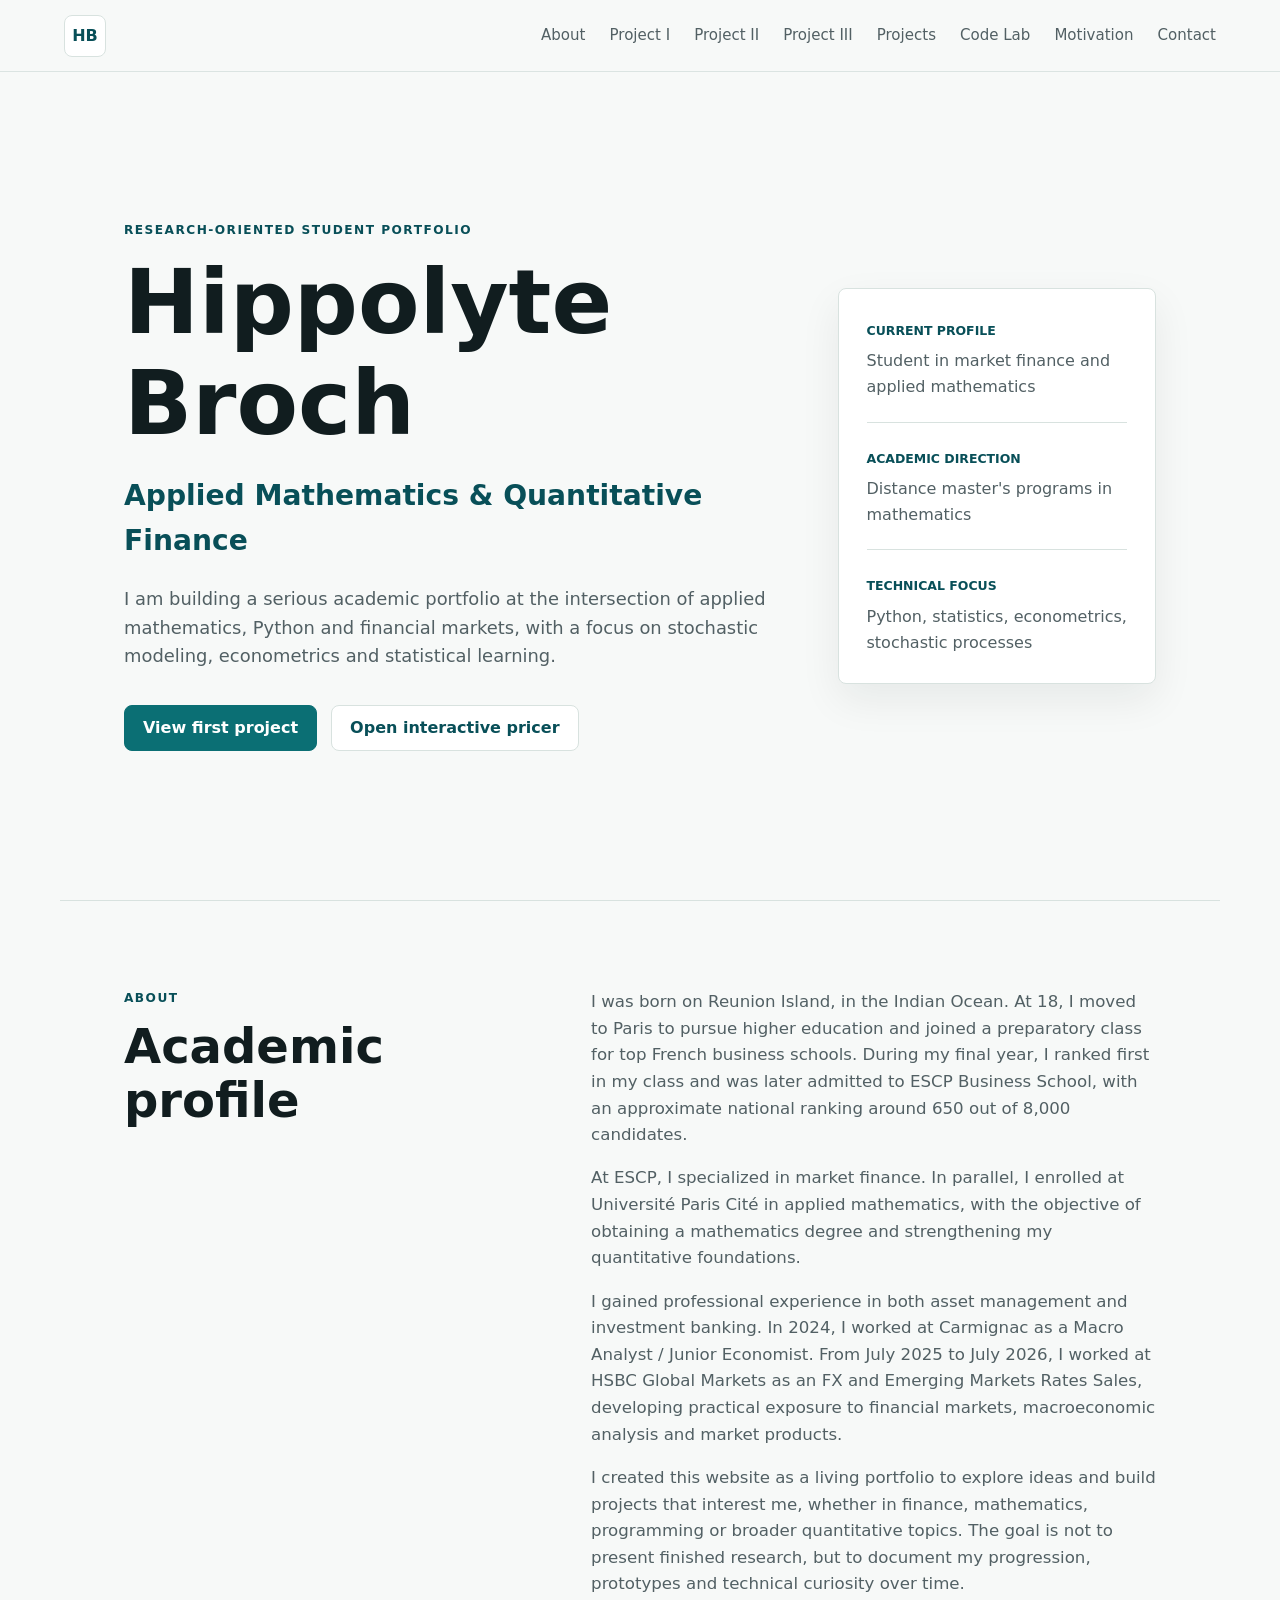
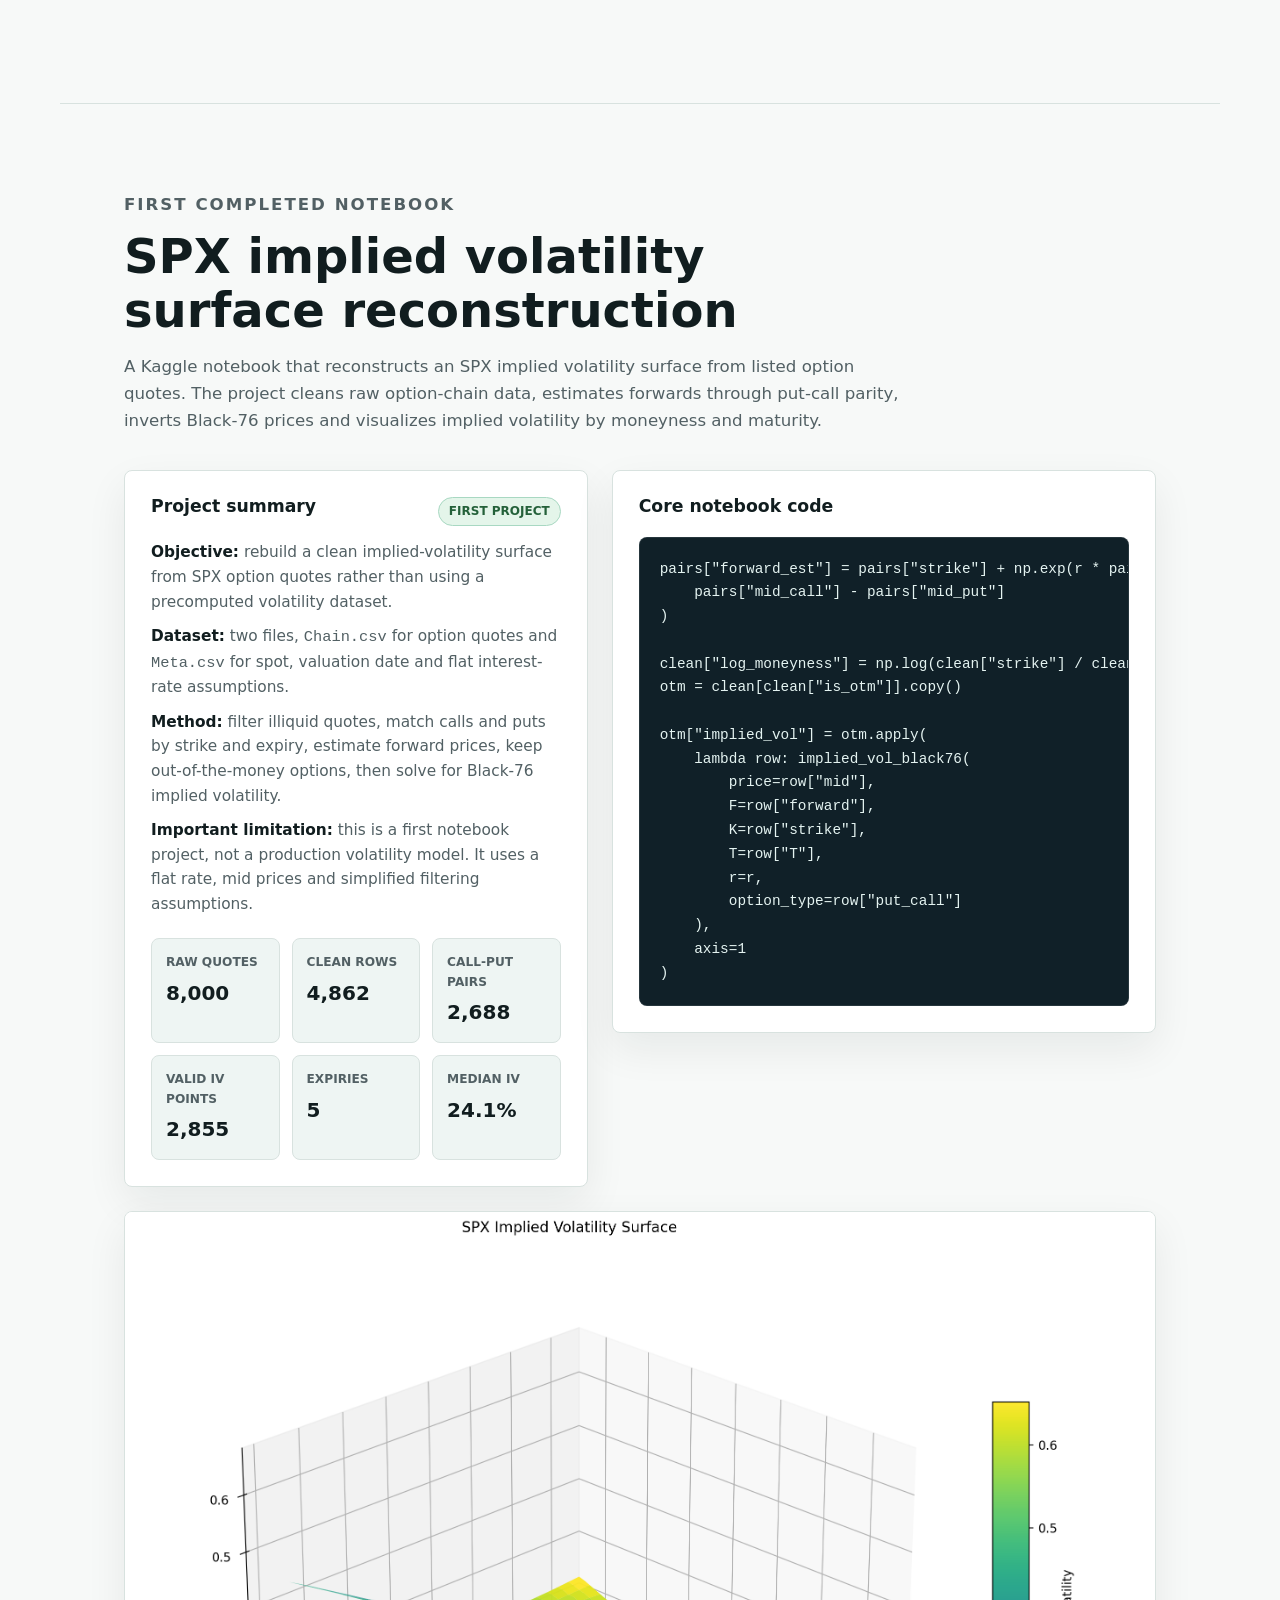
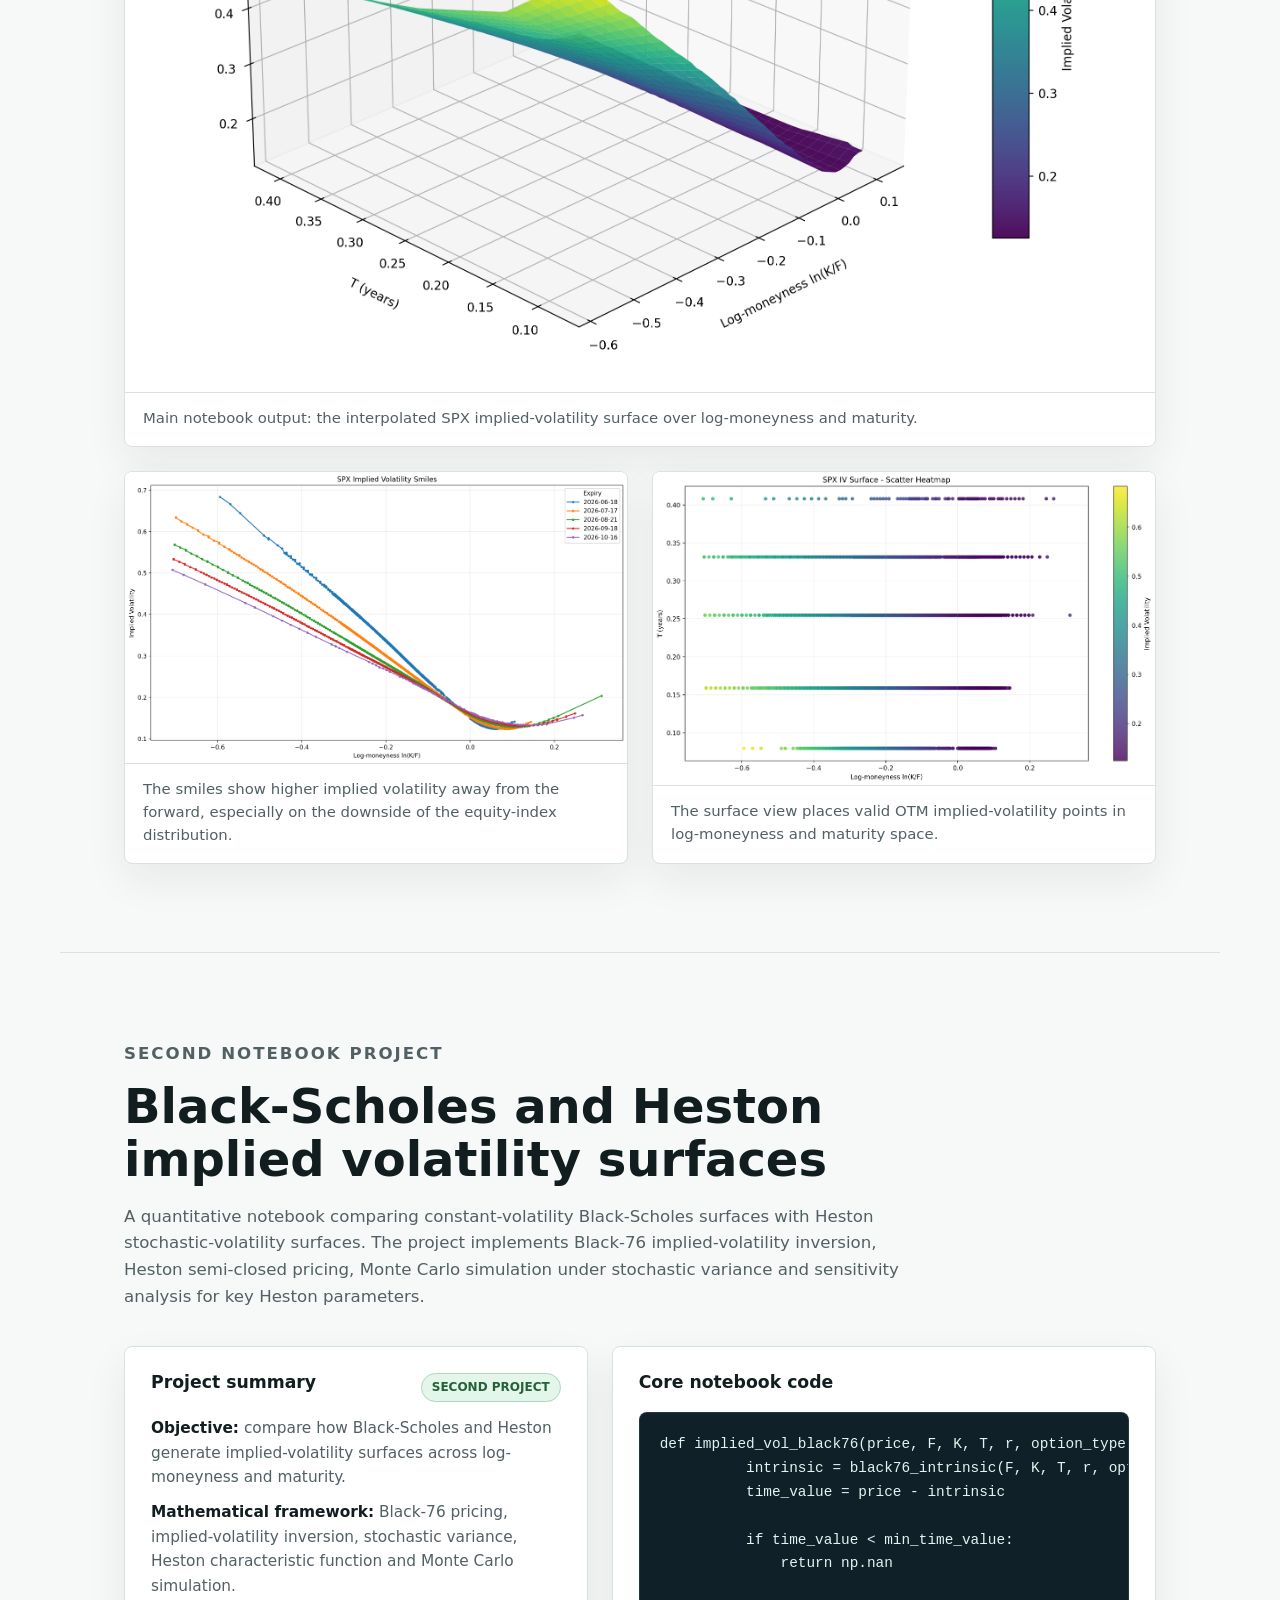
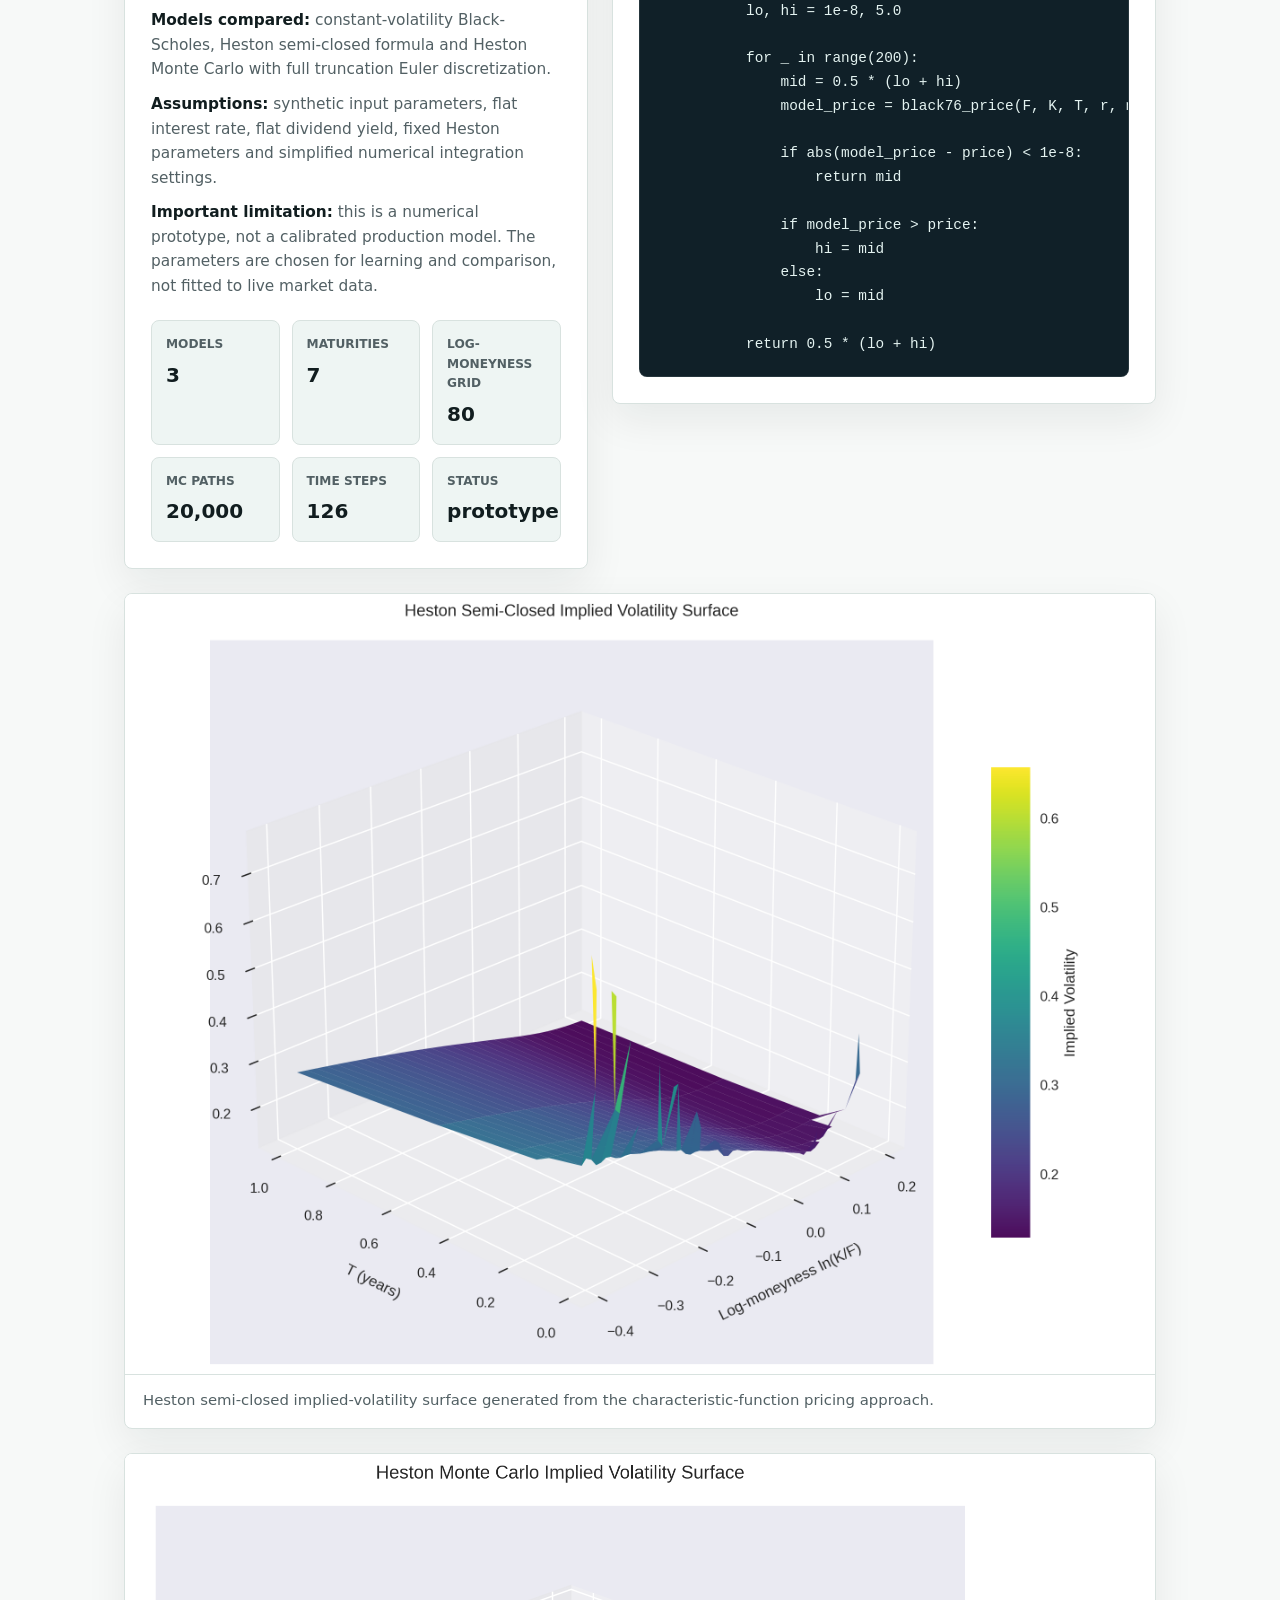
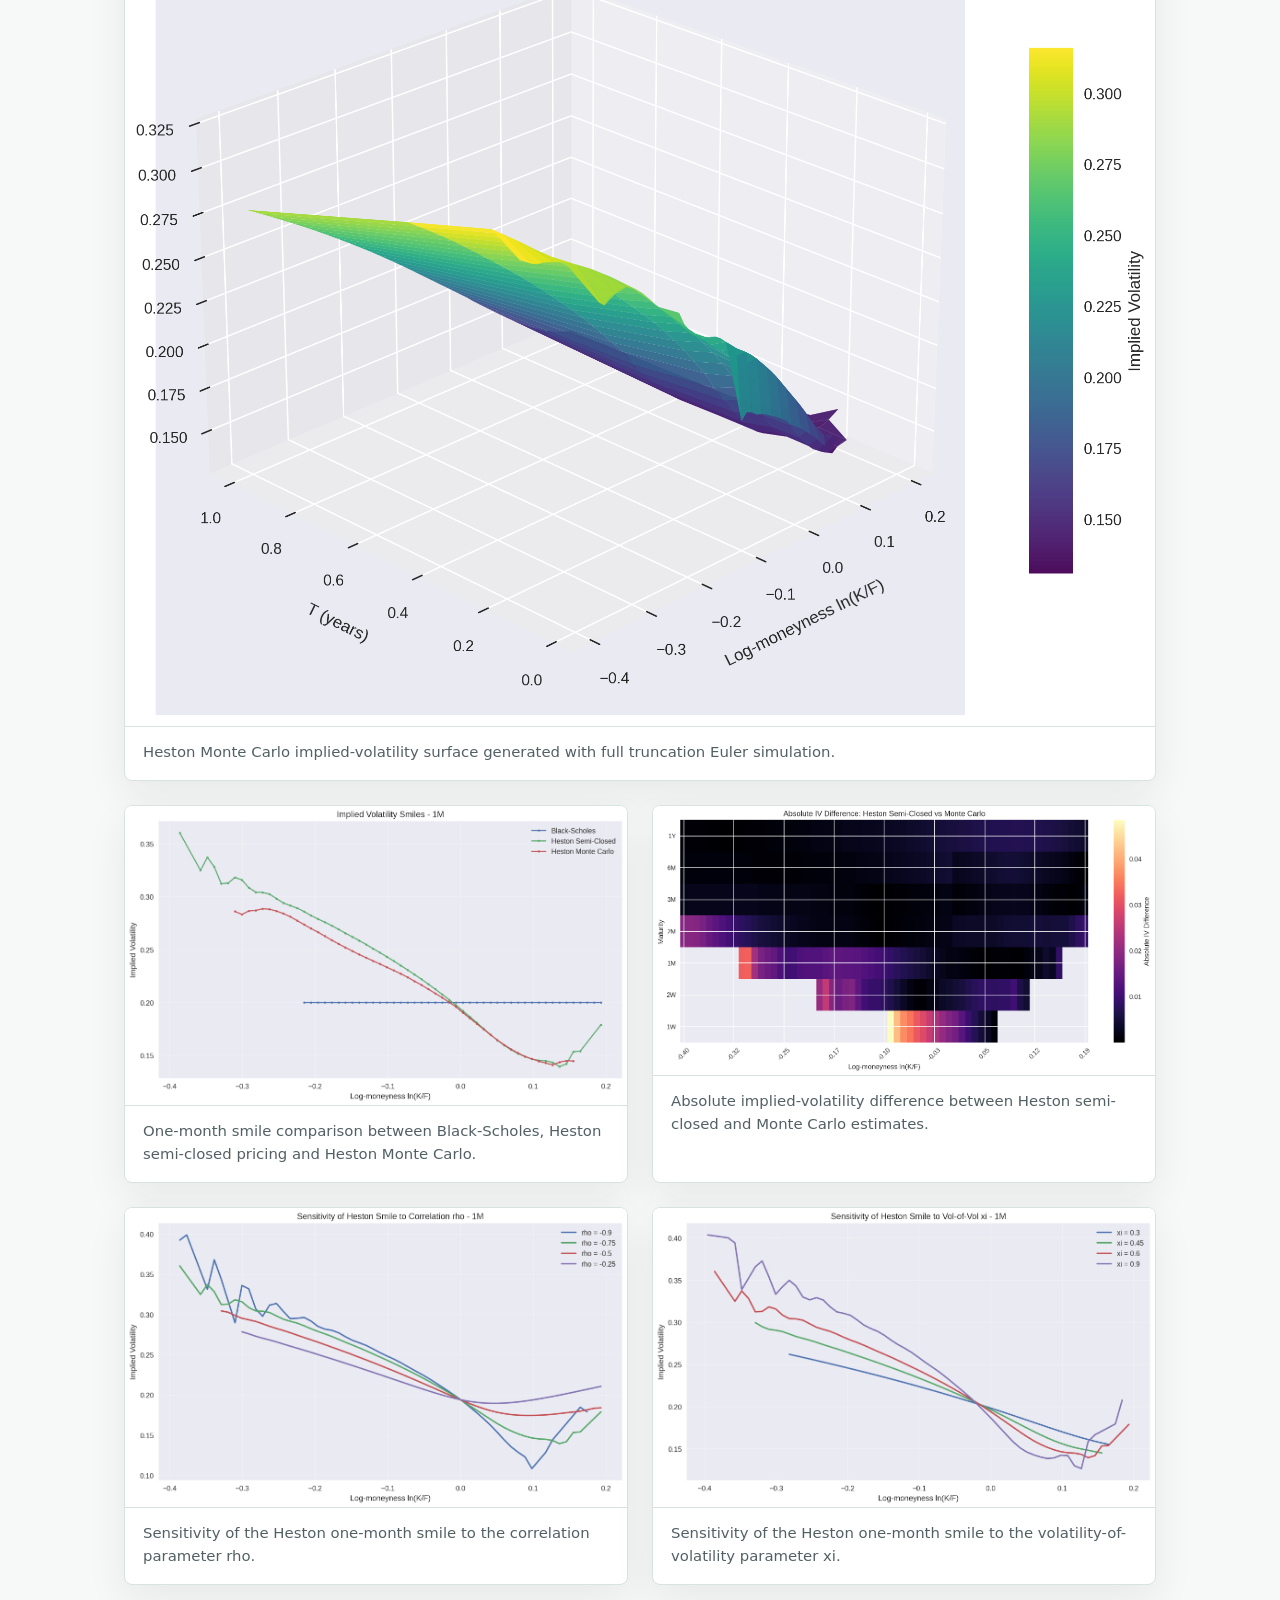
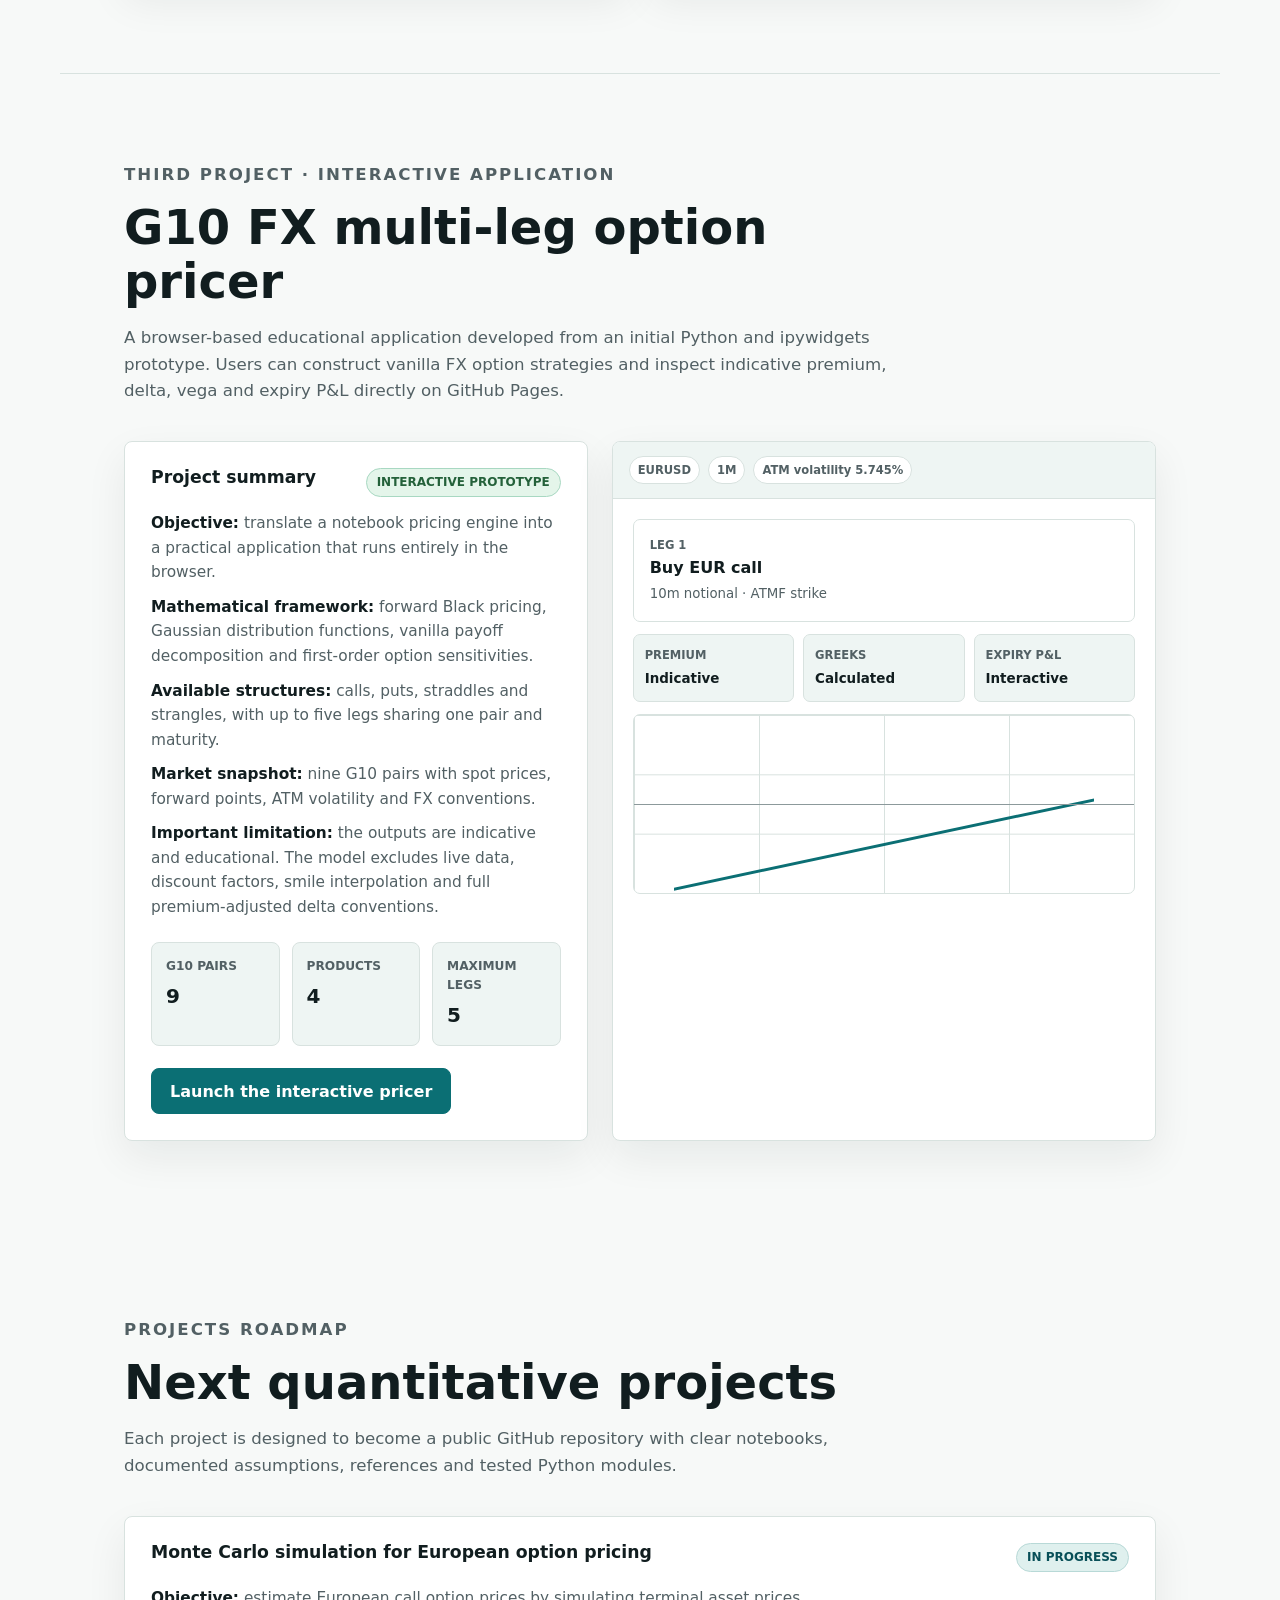
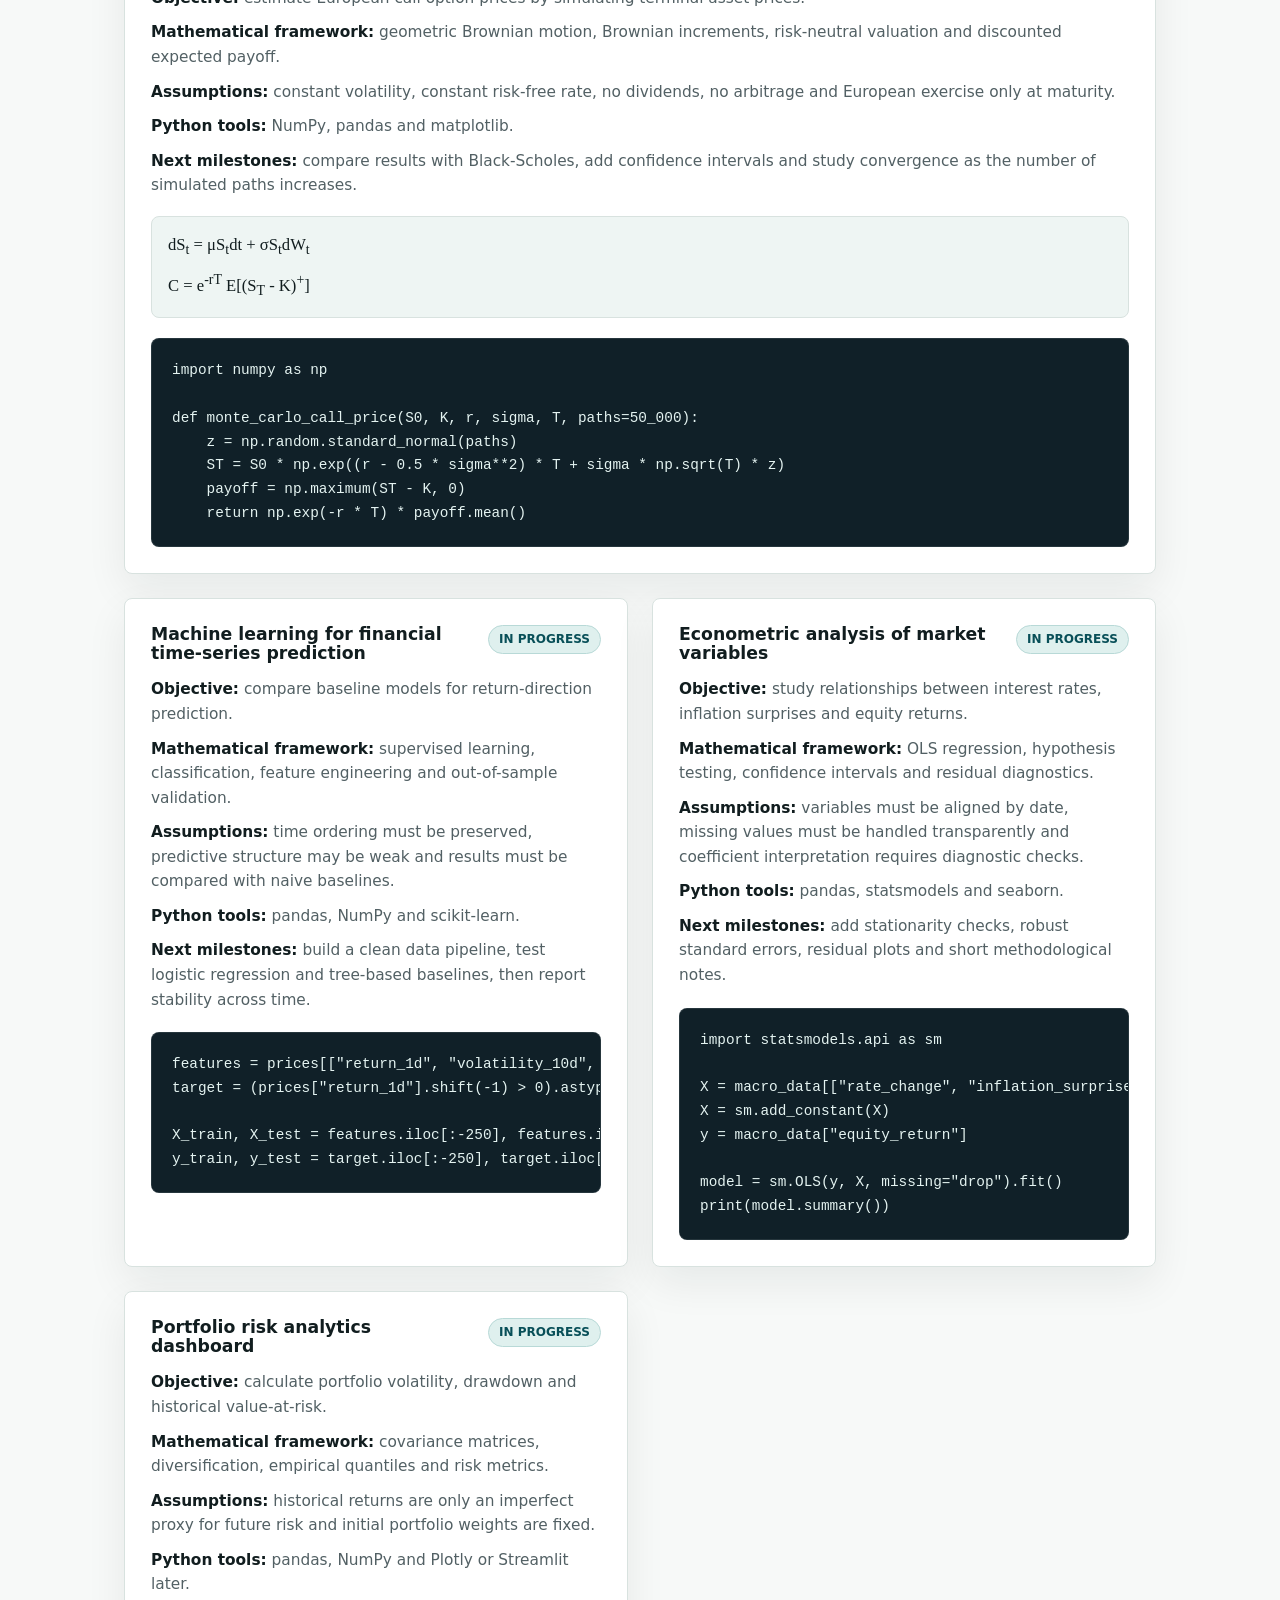
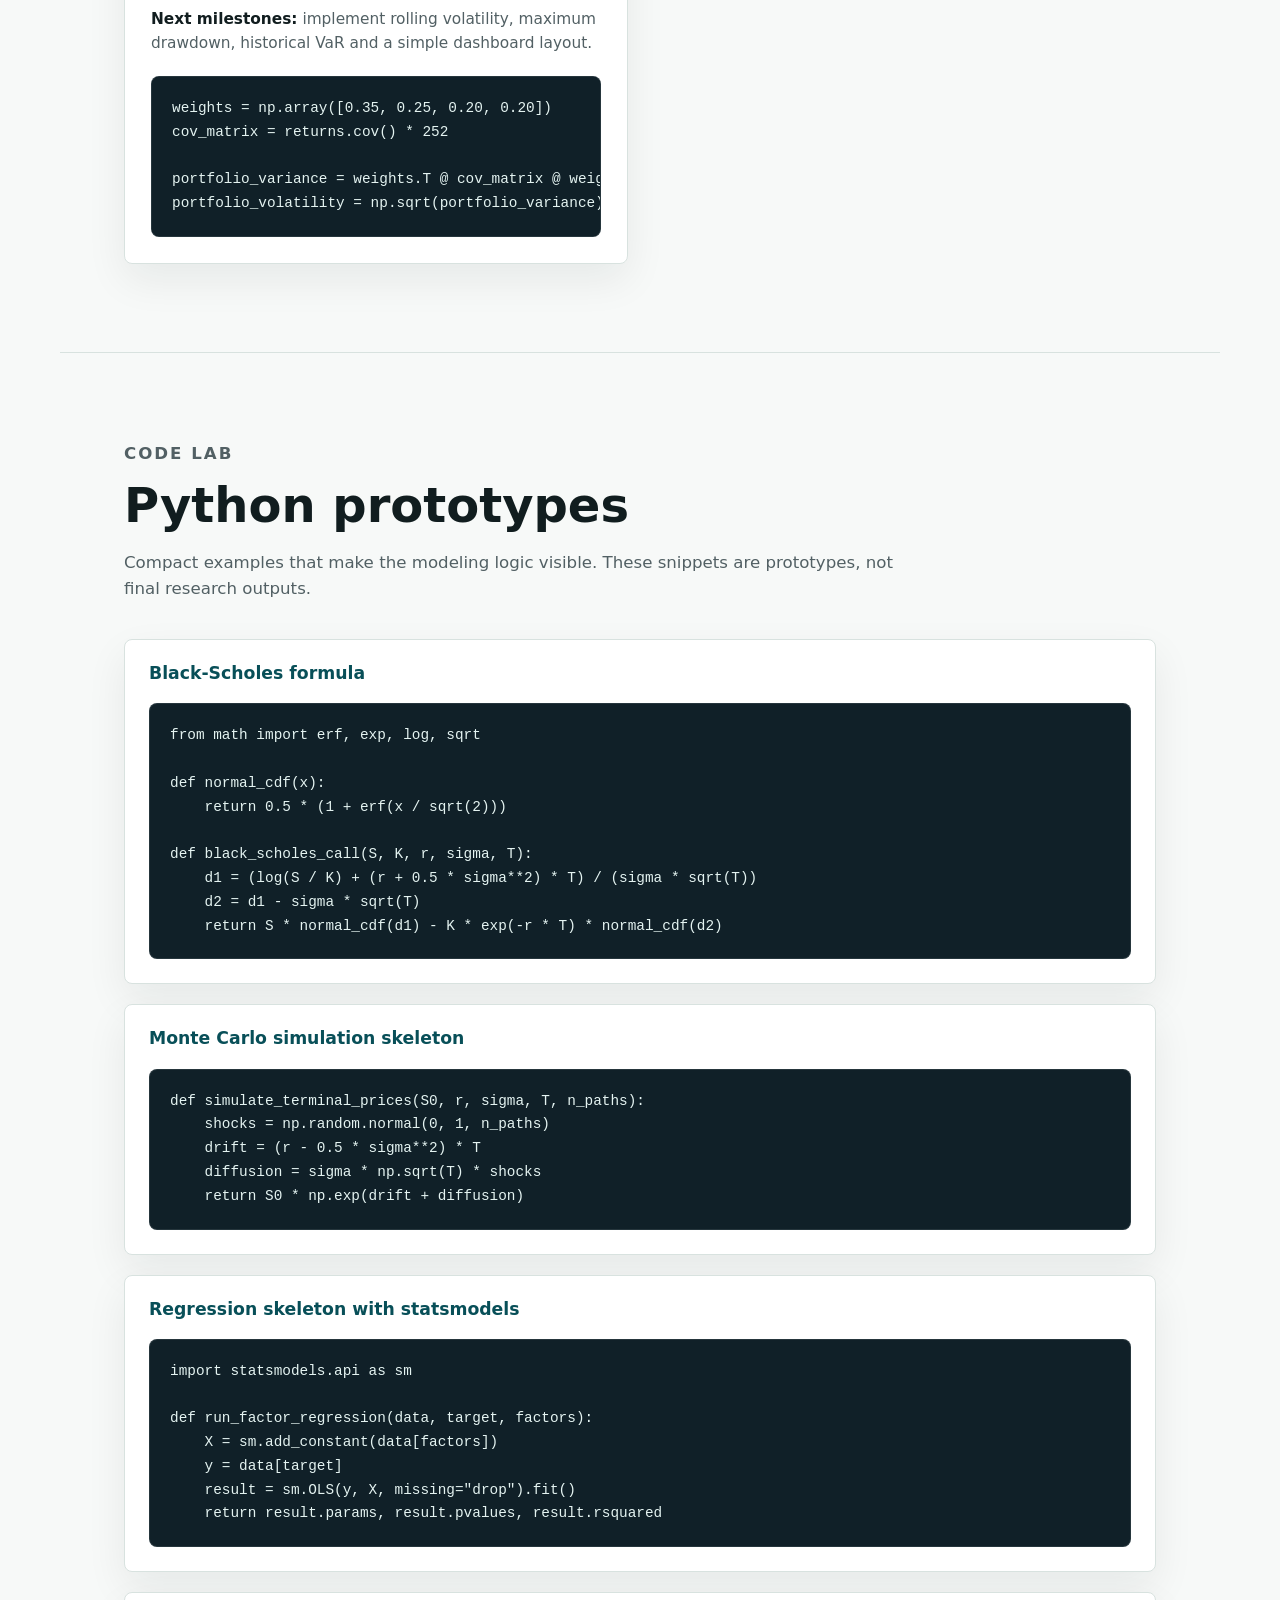
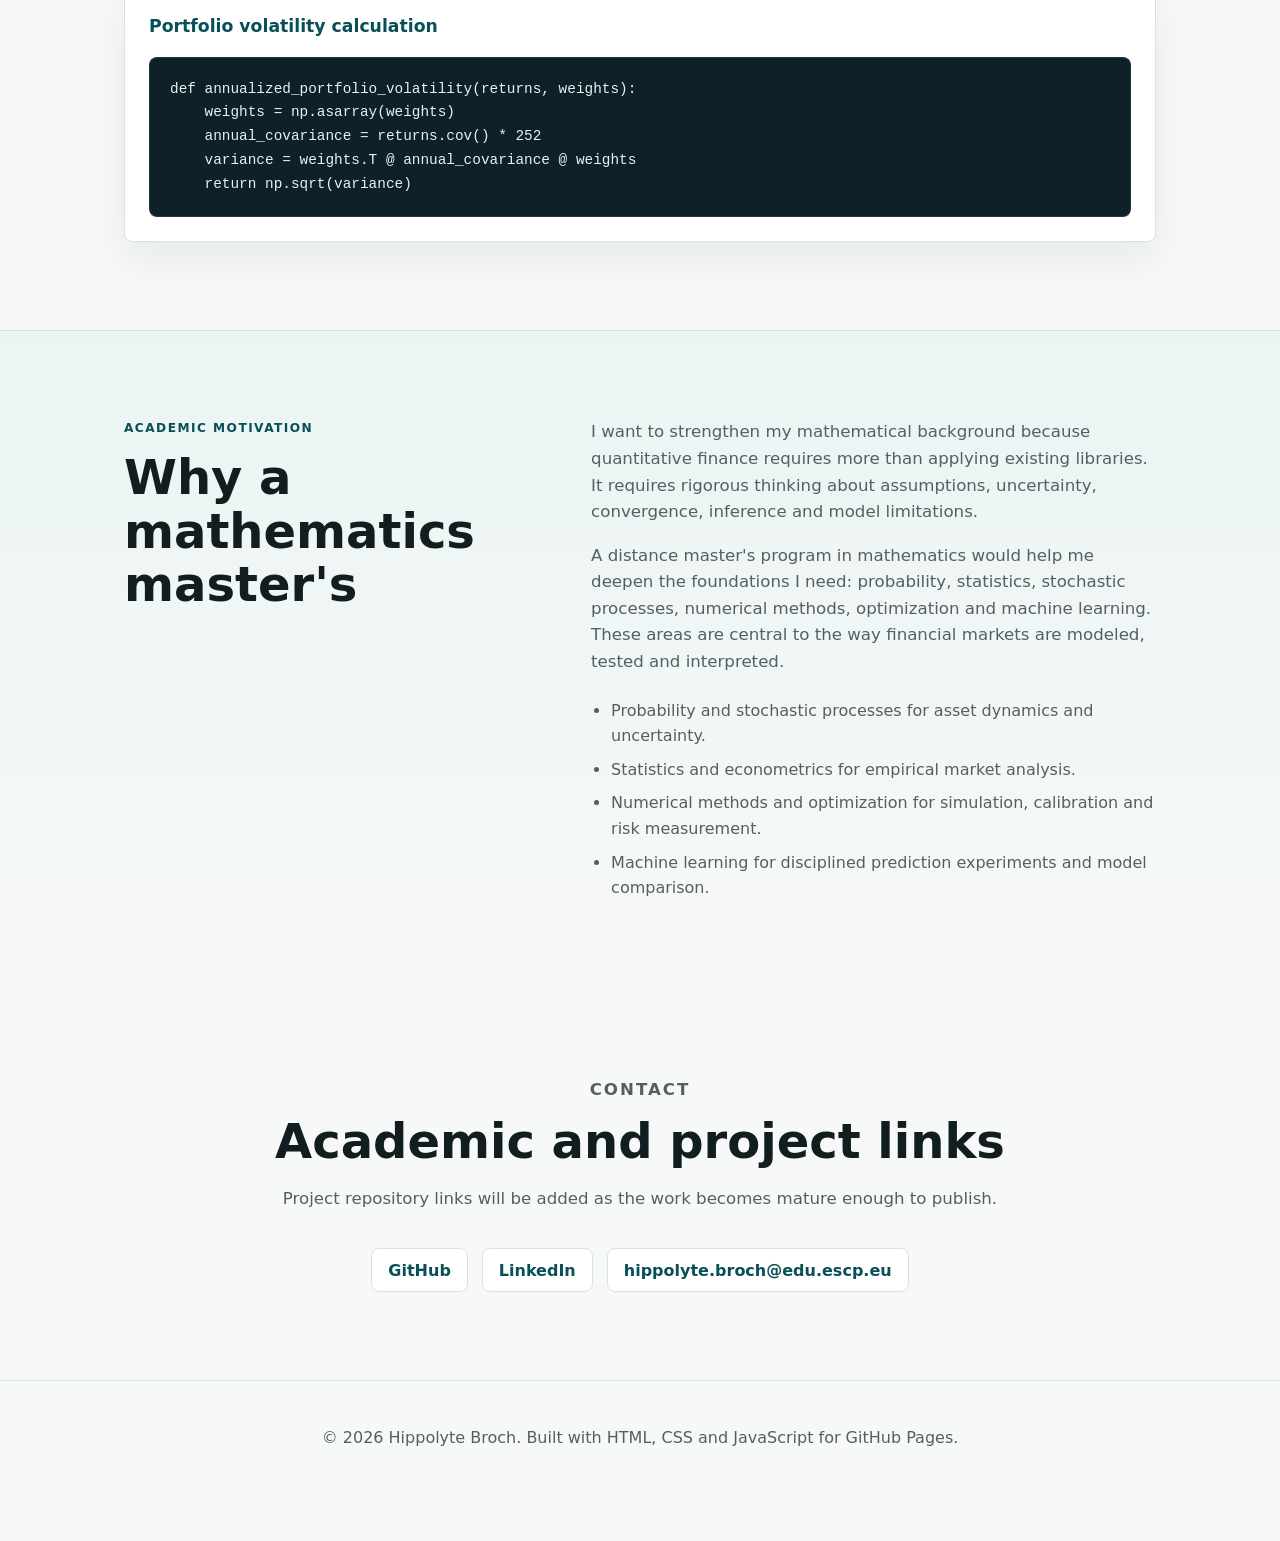
<file: index.html>
<!DOCTYPE html>
<html lang="en">
  <head>
    <meta charset="UTF-8" />
    <meta name="viewport" content="width=device-width, initial-scale=1.0" />
    <meta
      name="description"
      content="Research-oriented portfolio of Hippolyte Broch, student in market finance and applied mathematics, documenting work in Python, stochastic modeling, econometrics and quantitative finance."
    />
    <title>Hippolyte Broch | Applied Mathematics & Quantitative Finance</title>
    <link rel="stylesheet" href="style.css" />
  </head>

  <body>
    <header class="site-header">
      <a class="brand" href="#top" aria-label="Go to top">HB</a>

      <button class="nav-toggle" type="button" aria-label="Toggle navigation" aria-expanded="false">
        <span></span>
        <span></span>
        <span></span>
      </button>

      <nav class="site-nav" aria-label="Main navigation">
        <a href="#about">About</a>
        <a href="#first-project">Project I</a>
        <a href="#second-project">Project II</a>
        <a href="#third-project">Project III</a>
        <a href="#projects">Projects</a>
        <a href="#code-lab">Code Lab</a>
        <a href="#motivation">Motivation</a>
        <a href="#contact">Contact</a>
      </nav>
    </header>

    <main id="top">
      <section class="hero section">
        <div class="hero-text">
          <p class="eyebrow">Research-oriented student portfolio</p>
          <h1>Hippolyte Broch</h1>
          <p class="hero-title">Applied Mathematics & Quantitative Finance</p>
          <p class="hero-copy">
            I am building a serious academic portfolio at the intersection of applied mathematics,
            Python and financial markets, with a focus on stochastic modeling, econometrics and
            statistical learning.
          </p>

          <div class="hero-actions">
            <a class="button button-primary" href="#first-project">View first project</a>
            <a class="button button-secondary" href="fx-pricer.html">Open interactive pricer</a>
          </div>
        </div>

        <aside class="hero-panel" aria-label="Profile summary">
          <div>
            <span>Current profile</span>
            <p>Student in market finance and applied mathematics</p>
          </div>
          <div>
            <span>Academic direction</span>
            <p>Distance master's programs in mathematics</p>
          </div>
          <div>
            <span>Technical focus</span>
            <p>Python, statistics, econometrics, stochastic processes</p>
          </div>
        </aside>
      </section>

      <section id="about" class="section split-section">
        <div class="section-kicker">
          <p class="eyebrow">About</p>
          <h2>Academic profile</h2>
        </div>

        <div class="prose">
          <p>
            I was born on Reunion Island, in the Indian Ocean. At 18, I moved to Paris to pursue
            higher education and joined a preparatory class for top French business schools. During
            my final year, I ranked first in my class and was later admitted to ESCP Business School,
            with an approximate national ranking around 650 out of 8,000 candidates.
          </p>

          <p>
            At ESCP, I specialized in market finance. In parallel, I enrolled at Université Paris
            Cité in applied mathematics, with the objective of obtaining a mathematics degree and
            strengthening my quantitative foundations.
          </p>

          <p>
            I gained professional experience in both asset management and investment banking. In
            2024, I worked at Carmignac as a Macro Analyst / Junior Economist. From July 2025 to
            July 2026, I worked at HSBC Global Markets as an FX and Emerging Markets Rates Sales,
            developing practical exposure to financial markets, macroeconomic analysis and market
            products.
          </p>

          <p>
            I created this website as a living portfolio to explore ideas and build projects that
            interest me, whether in finance, mathematics, programming or broader quantitative topics.
            The goal is not to present finished research, but to document my progression, prototypes
            and technical curiosity over time.
          </p>
        </div>
      </section>

      <section id="first-project" class="section project-report">
        <div class="section-heading">
          <p class="eyebrow">First completed notebook</p>
          <h2>SPX implied volatility surface reconstruction</h2>
          <p>
            A Kaggle notebook that reconstructs an SPX implied volatility surface from listed option
            quotes. The project cleans raw option-chain data, estimates forwards through put-call
            parity, inverts Black-76 prices and visualizes implied volatility by moneyness and
            maturity.
          </p>
        </div>

        <div class="report-layout">
          <article class="report-card">
            <div class="card-heading">
              <h3>Project summary</h3>
              <span class="status complete">first project</span>
            </div>

            <div class="project-notes">
              <p><strong>Objective:</strong> rebuild a clean implied-volatility surface from SPX option quotes rather than using a precomputed volatility dataset.</p>
              <p><strong>Dataset:</strong> two files, <code>Chain.csv</code> for option quotes and <code>Meta.csv</code> for spot, valuation date and flat interest-rate assumptions.</p>
              <p><strong>Method:</strong> filter illiquid quotes, match calls and puts by strike and expiry, estimate forward prices, keep out-of-the-money options, then solve for Black-76 implied volatility.</p>
              <p><strong>Important limitation:</strong> this is a first notebook project, not a production volatility model. It uses a flat rate, mid prices and simplified filtering assumptions.</p>
            </div>

            <div class="metric-grid">
              <div><span>Raw quotes</span><strong>8,000</strong></div>
              <div><span>Clean rows</span><strong>4,862</strong></div>
              <div><span>Call-put pairs</span><strong>2,688</strong></div>
              <div><span>Valid IV points</span><strong>2,855</strong></div>
              <div><span>Expiries</span><strong>5</strong></div>
              <div><span>Median IV</span><strong>24.1%</strong></div>
            </div>
          </article>

          <article class="report-card">
            <h3>Core notebook code</h3>
            <pre><code class="language-python">pairs["forward_est"] = pairs["strike"] + np.exp(r * pairs["T"]) * (
    pairs["mid_call"] - pairs["mid_put"]
)

clean["log_moneyness"] = np.log(clean["strike"] / clean["forward"])
otm = clean[clean["is_otm"]].copy()

otm["implied_vol"] = otm.apply(
    lambda row: implied_vol_black76(
        price=row["mid"],
        F=row["forward"],
        K=row["strike"],
        T=row["T"],
        r=r,
        option_type=row["put_call"]
    ),
    axis=1
)</code></pre>
          </article>
        </div>

        <div class="output-grid">
          <figure class="output-card wide-output main-output">
            <img src="spx_implied_volatility_surface_3d.png" alt="SPX implied volatility surface rendered as a 3D Matplotlib chart." />
            <figcaption>
              Main notebook output: the interpolated SPX implied-volatility surface over log-moneyness and maturity.
            </figcaption>
          </figure>

          <figure class="output-card">
            <img src="spx_implied_volatility_smiles.png" alt="SPX implied volatility smiles across five option expiries." />
            <figcaption>
              The smiles show higher implied volatility away from the forward, especially on the downside of the equity-index distribution.
            </figcaption>
          </figure>

          <figure class="output-card">
            <img src="spx_iv_surface_scatter_heatmap.png" alt="Scatter heatmap of implied volatility by log-moneyness and maturity." />
            <figcaption>
              The surface view places valid OTM implied-volatility points in log-moneyness and maturity space.
            </figcaption>
          </figure>
        </div>
      </section>
      <section id="second-project" class="section project-report">
        <div class="section-heading">
          <p class="eyebrow">Second notebook project</p>
          <h2>Black-Scholes and Heston implied volatility surfaces</h2>
          <p>
            A quantitative notebook comparing constant-volatility Black-Scholes surfaces with Heston
            stochastic-volatility surfaces. The project implements Black-76 implied-volatility inversion,
            Heston semi-closed pricing, Monte Carlo simulation under stochastic variance and sensitivity
            analysis for key Heston parameters.
          </p>
        </div>
      
        <div class="report-layout">
          <article class="report-card">
            <div class="card-heading">
              <h3>Project summary</h3>
              <span class="status complete">second project</span>
            </div>
      
            <div class="project-notes">
              <p><strong>Objective:</strong> compare how Black-Scholes and Heston generate implied-volatility surfaces across log-moneyness and maturity.</p>
              <p><strong>Mathematical framework:</strong> Black-76 pricing, implied-volatility inversion, stochastic variance, Heston characteristic function and Monte Carlo simulation.</p>
              <p><strong>Models compared:</strong> constant-volatility Black-Scholes, Heston semi-closed formula and Heston Monte Carlo with full truncation Euler discretization.</p>
              <p><strong>Assumptions:</strong> synthetic input parameters, flat interest rate, flat dividend yield, fixed Heston parameters and simplified numerical integration settings.</p>
              <p><strong>Important limitation:</strong> this is a numerical prototype, not a calibrated production model. The parameters are chosen for learning and comparison, not fitted to live market data.</p>
            </div>
      
            <div class="metric-grid">
              <div>
                <span>Models</span>
                <strong>3</strong>
              </div>
              <div>
                <span>Maturities</span>
                <strong>7</strong>
              </div>
              <div>
                <span>Log-moneyness grid</span>
                <strong>80</strong>
              </div>
              <div>
                <span>MC paths</span>
                <strong>20,000</strong>
              </div>
              <div>
                <span>Time steps</span>
                <strong>126</strong>
              </div>
              <div>
                <span>Status</span>
                <strong>prototype</strong>
              </div>
            </div>
          </article>
      
          <article class="report-card">
            <h3>Core notebook code</h3>
            <pre><code class="language-python">def implied_vol_black76(price, F, K, T, r, option_type):
          intrinsic = black76_intrinsic(F, K, T, r, option_type)
          time_value = price - intrinsic
      
          if time_value &lt; min_time_value:
              return np.nan
      
          lo, hi = 1e-8, 5.0
      
          for _ in range(200):
              mid = 0.5 * (lo + hi)
              model_price = black76_price(F, K, T, r, mid, option_type)
      
              if abs(model_price - price) &lt; 1e-8:
                  return mid
      
              if model_price &gt; price:
                  hi = mid
              else:
                  lo = mid
      
          return 0.5 * (lo + hi)</code></pre>
          </article>
        </div>
      
        <div class="output-grid">
          <figure class="output-card wide-output main-output">
            <img src="heston_semiclosed_surface.png" alt="Heston semi-closed implied volatility surface." />
            <figcaption>
              Heston semi-closed implied-volatility surface generated from the characteristic-function pricing approach.
            </figcaption>
          </figure>
      
          <figure class="output-card wide-output">
            <img src="heston_montecarlo_surface.png" alt="Heston Monte Carlo implied volatility surface." />
            <figcaption>
              Heston Monte Carlo implied-volatility surface generated with full truncation Euler simulation.
            </figcaption>
          </figure>
      
          <figure class="output-card">
            <img src="smiles_comparison_1M.png" alt="One-month implied volatility smiles comparing Black-Scholes, Heston semi-closed and Heston Monte Carlo." />
            <figcaption>
              One-month smile comparison between Black-Scholes, Heston semi-closed pricing and Heston Monte Carlo.
            </figcaption>
          </figure>
      
          <figure class="output-card">
            <img src="heston_semiclosed_vs_mc_iv_difference.png" alt="Absolute implied volatility difference between Heston semi-closed and Monte Carlo methods." />
            <figcaption>
              Absolute implied-volatility difference between Heston semi-closed and Monte Carlo estimates.
            </figcaption>
          </figure>
      
          <figure class="output-card">
            <img src="heston_rho_sensitivity_1M.png" alt="Sensitivity of the Heston implied volatility smile to correlation rho." />
            <figcaption>
              Sensitivity of the Heston one-month smile to the correlation parameter rho.
            </figcaption>
          </figure>
      
          <figure class="output-card">
            <img src="heston_xi_sensitivity_1M.png" alt="Sensitivity of the Heston implied volatility smile to vol-of-vol xi." />
            <figcaption>
              Sensitivity of the Heston one-month smile to the volatility-of-volatility parameter xi.
            </figcaption>
          </figure>
        </div>
      </section>
      <section id="third-project" class="section project-report interactive-project">
        <div class="section-heading">
          <p class="eyebrow">Third project · Interactive application</p>
          <h2>G10 FX multi-leg option pricer</h2>
          <p>
            A browser-based educational application developed from an initial Python and ipywidgets
            prototype. Users can construct vanilla FX option strategies and inspect indicative
            premium, delta, vega and expiry P&amp;L directly on GitHub Pages.
          </p>
        </div>

        <div class="interactive-project-layout">
          <article class="report-card">
            <div class="card-heading">
              <h3>Project summary</h3>
              <span class="status complete">interactive prototype</span>
            </div>

            <div class="project-notes">
              <p><strong>Objective:</strong> translate a notebook pricing engine into a practical application that runs entirely in the browser.</p>
              <p><strong>Mathematical framework:</strong> forward Black pricing, Gaussian distribution functions, vanilla payoff decomposition and first-order option sensitivities.</p>
              <p><strong>Available structures:</strong> calls, puts, straddles and strangles, with up to five legs sharing one pair and maturity.</p>
              <p><strong>Market snapshot:</strong> nine G10 pairs with spot prices, forward points, ATM volatility and FX conventions.</p>
              <p><strong>Important limitation:</strong> the outputs are indicative and educational. The model excludes live data, discount factors, smile interpolation and full premium-adjusted delta conventions.</p>
            </div>

            <div class="metric-grid">
              <div><span>G10 pairs</span><strong>9</strong></div>
              <div><span>Products</span><strong>4</strong></div>
              <div><span>Maximum legs</span><strong>5</strong></div>
            </div>

            <a class="button button-primary project-launch" href="fx-pricer.html">
              Launch the interactive pricer
            </a>
          </article>

          <div class="app-preview" aria-label="Preview of the interactive FX option pricer">
            <div class="preview-toolbar">
              <span>EURUSD</span>
              <span>1M</span>
              <span>ATM volatility 5.745%</span>
            </div>
            <div class="preview-body">
              <div class="preview-leg">
                <span>Leg 1</span>
                <strong>Buy EUR call</strong>
                <small>10m notional · ATMF strike</small>
              </div>
              <div class="preview-results">
                <div><span>Premium</span><strong>Indicative</strong></div>
                <div><span>Greeks</span><strong>Calculated</strong></div>
                <div><span>Expiry P&amp;L</span><strong>Interactive</strong></div>
              </div>
              <div class="preview-chart" aria-hidden="true"><i></i></div>
            </div>
          </div>
        </div>
      </section>

      <section id="projects" class="section">
        <div class="section-heading">
          <p class="eyebrow">Projects roadmap</p>
          <h2>Next quantitative projects</h2>
          <p>
            Each project is designed to become a public GitHub repository with clear notebooks,
            documented assumptions, references and tested Python modules.
          </p>
        </div>

        <div class="project-grid">
          <article class="project-card featured-project">
            <div class="card-heading">
              <h3>Monte Carlo simulation for European option pricing</h3>
              <span class="status">in progress</span>
            </div>

            <div class="project-notes">
              <p><strong>Objective:</strong> estimate European call option prices by simulating terminal asset prices.</p>
              <p><strong>Mathematical framework:</strong> geometric Brownian motion, Brownian increments, risk-neutral valuation and discounted expected payoff.</p>
              <p><strong>Assumptions:</strong> constant volatility, constant risk-free rate, no dividends, no arbitrage and European exercise only at maturity.</p>
              <p><strong>Python tools:</strong> NumPy, pandas and matplotlib.</p>
              <p><strong>Next milestones:</strong> compare results with Black-Scholes, add confidence intervals and study convergence as the number of simulated paths increases.</p>
            </div>

            <div class="formula-box" aria-label="Monte Carlo formulas">
              <p>dS<sub>t</sub> = &mu;S<sub>t</sub>dt + &sigma;S<sub>t</sub>dW<sub>t</sub></p>
              <p>C = e<sup>-rT</sup> E[(S<sub>T</sub> - K)<sup>+</sup>]</p>
            </div>

            <pre><code class="language-python">import numpy as np

def monte_carlo_call_price(S0, K, r, sigma, T, paths=50_000):
    z = np.random.standard_normal(paths)
    ST = S0 * np.exp((r - 0.5 * sigma**2) * T + sigma * np.sqrt(T) * z)
    payoff = np.maximum(ST - K, 0)
    return np.exp(-r * T) * payoff.mean()</code></pre>
          </article>

          <article class="project-card">
            <div class="card-heading">
              <h3>Machine learning for financial time-series prediction</h3>
              <span class="status">in progress</span>
            </div>

            <div class="project-notes">
              <p><strong>Objective:</strong> compare baseline models for return-direction prediction.</p>
              <p><strong>Mathematical framework:</strong> supervised learning, classification, feature engineering and out-of-sample validation.</p>
              <p><strong>Assumptions:</strong> time ordering must be preserved, predictive structure may be weak and results must be compared with naive baselines.</p>
              <p><strong>Python tools:</strong> pandas, NumPy and scikit-learn.</p>
              <p><strong>Next milestones:</strong> build a clean data pipeline, test logistic regression and tree-based baselines, then report stability across time.</p>
            </div>

            <pre><code class="language-python">features = prices[["return_1d", "volatility_10d", "momentum_20d"]]
target = (prices["return_1d"].shift(-1) &gt; 0).astype(int)

X_train, X_test = features.iloc[:-250], features.iloc[-250:]
y_train, y_test = target.iloc[:-250], target.iloc[-250:]</code></pre>
          </article>

          <article class="project-card">
            <div class="card-heading">
              <h3>Econometric analysis of market variables</h3>
              <span class="status">in progress</span>
            </div>

            <div class="project-notes">
              <p><strong>Objective:</strong> study relationships between interest rates, inflation surprises and equity returns.</p>
              <p><strong>Mathematical framework:</strong> OLS regression, hypothesis testing, confidence intervals and residual diagnostics.</p>
              <p><strong>Assumptions:</strong> variables must be aligned by date, missing values must be handled transparently and coefficient interpretation requires diagnostic checks.</p>
              <p><strong>Python tools:</strong> pandas, statsmodels and seaborn.</p>
              <p><strong>Next milestones:</strong> add stationarity checks, robust standard errors, residual plots and short methodological notes.</p>
            </div>

            <pre><code class="language-python">import statsmodels.api as sm

X = macro_data[["rate_change", "inflation_surprise"]]
X = sm.add_constant(X)
y = macro_data["equity_return"]

model = sm.OLS(y, X, missing="drop").fit()
print(model.summary())</code></pre>
          </article>

          <article class="project-card">
            <div class="card-heading">
              <h3>Portfolio risk analytics dashboard</h3>
              <span class="status">in progress</span>
            </div>

            <div class="project-notes">
              <p><strong>Objective:</strong> calculate portfolio volatility, drawdown and historical value-at-risk.</p>
              <p><strong>Mathematical framework:</strong> covariance matrices, diversification, empirical quantiles and risk metrics.</p>
              <p><strong>Assumptions:</strong> historical returns are only an imperfect proxy for future risk and initial portfolio weights are fixed.</p>
              <p><strong>Python tools:</strong> pandas, NumPy and Plotly or Streamlit later.</p>
              <p><strong>Next milestones:</strong> implement rolling volatility, maximum drawdown, historical VaR and a simple dashboard layout.</p>
            </div>

            <pre><code class="language-python">weights = np.array([0.35, 0.25, 0.20, 0.20])
cov_matrix = returns.cov() * 252

portfolio_variance = weights.T @ cov_matrix @ weights
portfolio_volatility = np.sqrt(portfolio_variance)</code></pre>
          </article>
        </div>
      </section>

      <section id="code-lab" class="section code-lab">
        <div class="section-heading">
          <p class="eyebrow">Code lab</p>
          <h2>Python prototypes</h2>
          <p>
            Compact examples that make the modeling logic visible. These snippets are prototypes,
            not final research outputs.
          </p>
        </div>

        <div class="code-grid">
          <article class="code-card">
            <h3>Black-Scholes formula</h3>
            <pre><code class="language-python">from math import erf, exp, log, sqrt

def normal_cdf(x):
    return 0.5 * (1 + erf(x / sqrt(2)))

def black_scholes_call(S, K, r, sigma, T):
    d1 = (log(S / K) + (r + 0.5 * sigma**2) * T) / (sigma * sqrt(T))
    d2 = d1 - sigma * sqrt(T)
    return S * normal_cdf(d1) - K * exp(-r * T) * normal_cdf(d2)</code></pre>
          </article>

          <article class="code-card">
            <h3>Monte Carlo simulation skeleton</h3>
            <pre><code class="language-python">def simulate_terminal_prices(S0, r, sigma, T, n_paths):
    shocks = np.random.normal(0, 1, n_paths)
    drift = (r - 0.5 * sigma**2) * T
    diffusion = sigma * np.sqrt(T) * shocks
    return S0 * np.exp(drift + diffusion)</code></pre>
          </article>

          <article class="code-card">
            <h3>Regression skeleton with statsmodels</h3>
            <pre><code class="language-python">import statsmodels.api as sm

def run_factor_regression(data, target, factors):
    X = sm.add_constant(data[factors])
    y = data[target]
    result = sm.OLS(y, X, missing="drop").fit()
    return result.params, result.pvalues, result.rsquared</code></pre>
          </article>

          <article class="code-card">
            <h3>Portfolio volatility calculation</h3>
            <pre><code class="language-python">def annualized_portfolio_volatility(returns, weights):
    weights = np.asarray(weights)
    annual_covariance = returns.cov() * 252
    variance = weights.T @ annual_covariance @ weights
    return np.sqrt(variance)</code></pre>
          </article>
        </div>
      </section>

      <section id="motivation" class="section split-section motivation">
        <div class="section-kicker">
          <p class="eyebrow">Academic motivation</p>
          <h2>Why a mathematics master's</h2>
        </div>

        <div class="prose">
          <p>
            I want to strengthen my mathematical background because quantitative finance requires
            more than applying existing libraries. It requires rigorous thinking about assumptions,
            uncertainty, convergence, inference and model limitations.
          </p>
          <p>
            A distance master's program in mathematics would help me deepen the foundations I need:
            probability, statistics, stochastic processes, numerical methods, optimization and machine
            learning. These areas are central to the way financial markets are modeled, tested and
            interpreted.
          </p>

          <ul class="motivation-list">
            <li>Probability and stochastic processes for asset dynamics and uncertainty.</li>
            <li>Statistics and econometrics for empirical market analysis.</li>
            <li>Numerical methods and optimization for simulation, calibration and risk measurement.</li>
            <li>Machine learning for disciplined prediction experiments and model comparison.</li>
          </ul>
        </div>
      </section>

      <section id="contact" class="section contact-section">
        <div class="section-heading">
          <p class="eyebrow">Contact</p>
          <h2>Academic and project links</h2>
          <p>
            Project repository links will be added as the work becomes mature enough to publish.
          </p>
        </div>

        <div class="contact-links">
          <a href="https://github.com/jisbar" target="_blank" rel="noreferrer">GitHub</a>
          <a href="https://www.linkedin.com/in/hippolyte-broch" target="_blank" rel="noreferrer">LinkedIn</a>
          <a href="mailto:hippolyte.broch@edu.escp.eu">hippolyte.broch@edu.escp.eu</a>
        </div>
      </section>
    </main>

    <footer class="site-footer">
      <p>© <span id="year"></span> Hippolyte Broch. Built with HTML, CSS and JavaScript for GitHub Pages.</p>
    </footer>

    <script src="script.js"></script>
  </body>
</html>
</file>
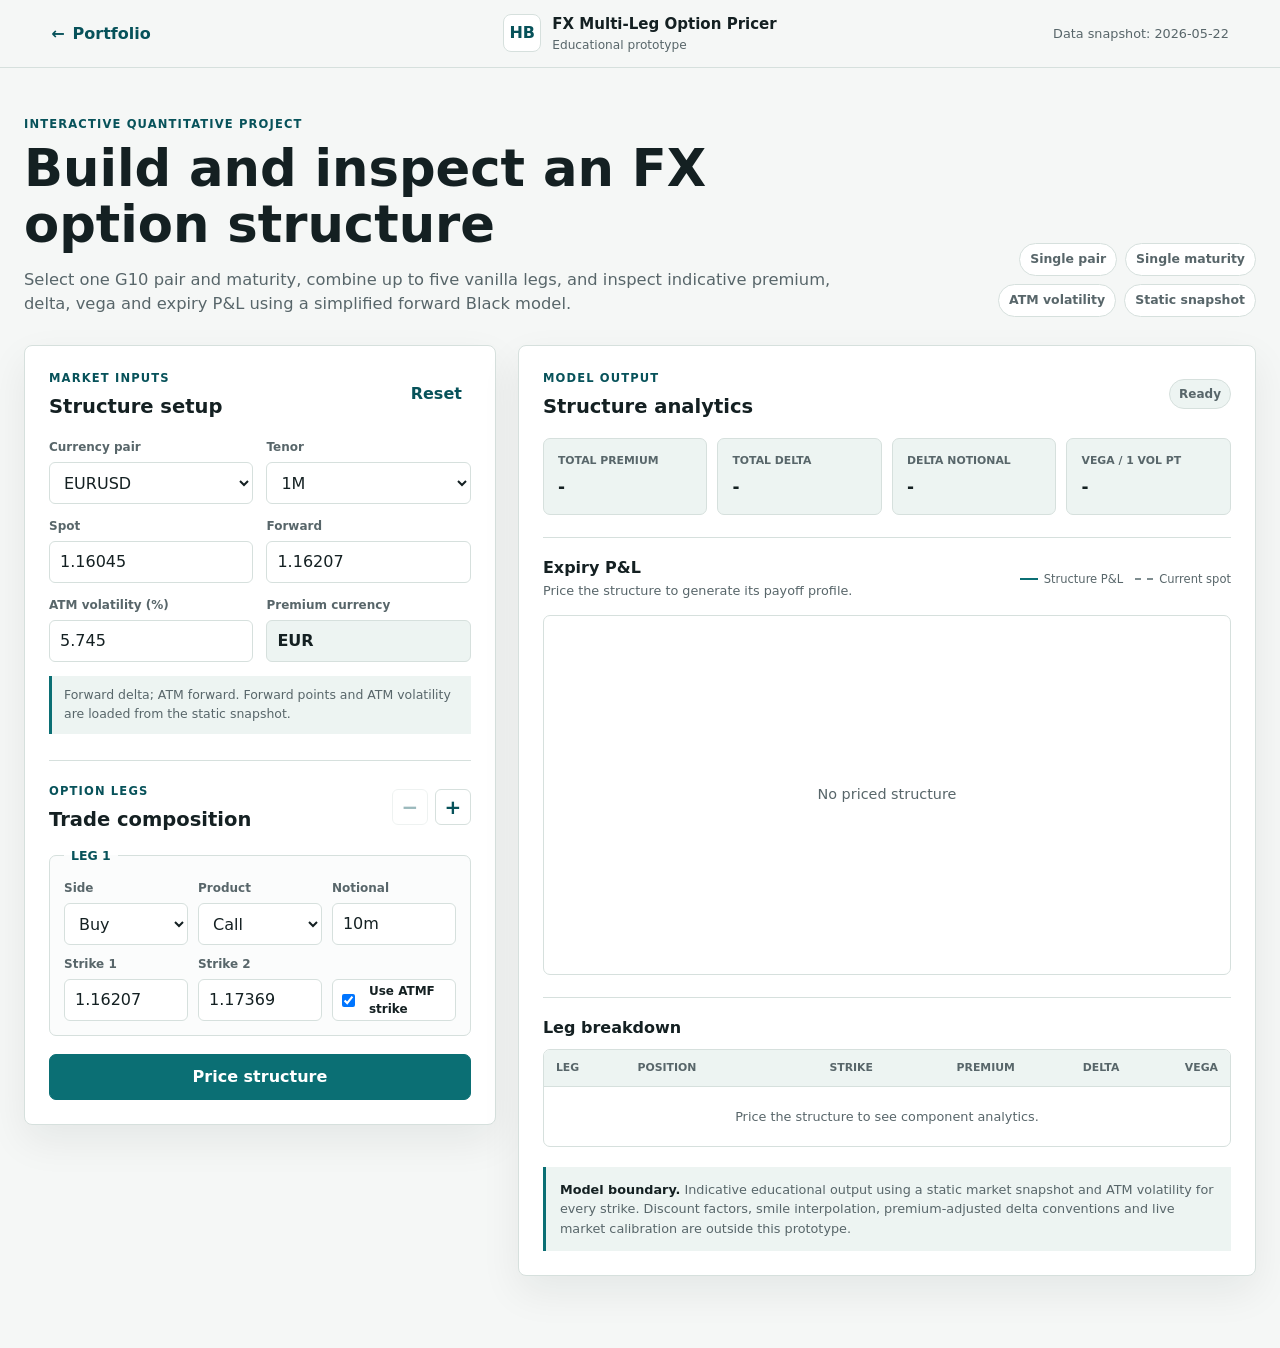
<file: fx-pricer.html>
<!DOCTYPE html>
<html lang="en">
  <head>
    <meta charset="UTF-8" />
    <meta name="viewport" content="width=device-width, initial-scale=1.0" />
    <meta
      name="description"
      content="Interactive educational G10 FX multi-leg option pricer by Hippolyte Broch."
    />
    <title>FX Multi-Leg Option Pricer | Hippolyte Broch</title>
    <link rel="stylesheet" href="fx-pricer.css" />
  </head>
  <body>
    <header class="app-header">
      <a class="back-link" href="index.html#fx-pricer-project" aria-label="Return to portfolio">
        <span aria-hidden="true">&larr;</span>
        Portfolio
      </a>
      <div class="app-identity">
        <span class="app-mark">HB</span>
        <div>
          <strong>FX Multi-Leg Option Pricer</strong>
          <span>Educational prototype</span>
        </div>
      </div>
      <span class="data-date" id="data-date">Loading data...</span>
    </header>

    <main class="app-shell">
      <section class="app-intro">
        <div>
          <p class="eyebrow">Interactive quantitative project</p>
          <h1>Build and inspect an FX option structure</h1>
          <p>
            Select one G10 pair and maturity, combine up to five vanilla legs, and inspect indicative
            premium, delta, vega and expiry P&amp;L using a simplified forward Black model.
          </p>
        </div>
        <div class="model-scope" aria-label="Model scope">
          <span>Single pair</span>
          <span>Single maturity</span>
          <span>ATM volatility</span>
          <span>Static snapshot</span>
        </div>
      </section>

      <div id="app-error" class="app-message error-message" role="alert" hidden></div>

      <section class="workspace" aria-label="FX option pricer">
        <aside class="control-panel">
          <div class="panel-heading">
            <div>
              <p class="panel-kicker">Market inputs</p>
              <h2>Structure setup</h2>
            </div>
            <button id="reset-button" class="text-button" type="button">Reset</button>
          </div>

          <div class="market-grid">
            <label>
              <span>Currency pair</span>
              <select id="pair-select"></select>
            </label>
            <label>
              <span>Tenor</span>
              <select id="tenor-select"></select>
            </label>
            <label>
              <span>Spot</span>
              <input id="spot-input" type="number" step="any" inputmode="decimal" />
            </label>
            <label>
              <span>Forward</span>
              <input id="forward-input" type="number" step="any" inputmode="decimal" />
            </label>
            <label>
              <span>ATM volatility (%)</span>
              <input id="vol-input" type="number" min="0.01" step="0.001" inputmode="decimal" />
            </label>
            <div class="read-only-field">
              <span>Premium currency</span>
              <strong id="premium-currency">-</strong>
            </div>
          </div>

          <div class="market-note" id="market-note"></div>

          <div class="legs-heading">
            <div>
              <p class="panel-kicker">Option legs</p>
              <h2>Trade composition</h2>
            </div>
            <div class="leg-actions">
              <button id="remove-leg" class="icon-button" type="button" aria-label="Remove last leg" title="Remove last leg">&minus;</button>
              <button id="add-leg" class="icon-button" type="button" aria-label="Add option leg" title="Add option leg">+</button>
            </div>
          </div>

          <div id="legs-container" class="legs-container"></div>

          <button id="price-button" class="primary-action" type="button">Price structure</button>
        </aside>

        <section class="results-panel" aria-live="polite">
          <div class="results-heading">
            <div>
              <p class="panel-kicker">Model output</p>
              <h2>Structure analytics</h2>
            </div>
            <span id="result-status" class="result-status">Ready</span>
          </div>

          <div class="metric-strip">
            <div>
              <span>Total premium</span>
              <strong id="total-premium">-</strong>
            </div>
            <div>
              <span>Total delta</span>
              <strong id="total-delta">-</strong>
            </div>
            <div>
              <span>Delta notional</span>
              <strong id="total-delta-notional">-</strong>
            </div>
            <div>
              <span>Vega / 1 vol pt</span>
              <strong id="total-vega">-</strong>
            </div>
          </div>

          <div class="chart-section">
            <div class="chart-heading">
              <div>
                <h3>Expiry P&amp;L</h3>
                <p id="chart-description">Price the structure to generate its payoff profile.</p>
              </div>
              <div class="chart-legend">
                <span><i class="legend-line"></i>Structure P&amp;L</span>
                <span><i class="legend-spot"></i>Current spot</span>
              </div>
            </div>
            <div class="chart-wrap">
              <canvas id="pnl-chart" aria-label="Structure profit and loss at expiry"></canvas>
              <div id="chart-empty" class="chart-empty">No priced structure</div>
            </div>
          </div>

          <div class="breakdown-section">
            <h3>Leg breakdown</h3>
            <div class="table-wrap">
              <table>
                <thead>
                  <tr>
                    <th>Leg</th>
                    <th>Position</th>
                    <th>Strike</th>
                    <th>Premium</th>
                    <th>Delta</th>
                    <th>Vega</th>
                  </tr>
                </thead>
                <tbody id="breakdown-body">
                  <tr class="empty-row">
                    <td colspan="6">Price the structure to see component analytics.</td>
                  </tr>
                </tbody>
              </table>
            </div>
          </div>

          <div class="assumption-note">
            <strong>Model boundary.</strong>
            Indicative educational output using a static market snapshot and ATM volatility for every
            strike. Discount factors, smile interpolation, premium-adjusted delta conventions and live
            market calibration are outside this prototype.
          </div>
        </section>
      </section>
    </main>

    <template id="leg-template">
      <fieldset class="leg-panel">
        <legend>Leg <span class="leg-number"></span></legend>
        <div class="leg-grid">
          <label>
            <span>Side</span>
            <select data-field="side">
              <option value="BUY">Buy</option>
              <option value="SELL">Sell</option>
            </select>
          </label>
          <label>
            <span>Product</span>
            <select data-field="product">
              <option value="CALL">Call</option>
              <option value="PUT">Put</option>
              <option value="STRADDLE">Straddle</option>
              <option value="STRANGLE">Strangle</option>
            </select>
          </label>
          <label class="notional-field">
            <span>Notional</span>
            <input data-field="notional" type="text" value="10m" inputmode="decimal" />
          </label>
          <label>
            <span>Strike 1</span>
            <input data-field="strike1" type="number" step="any" inputmode="decimal" />
          </label>
          <label data-strike-two>
            <span>Strike 2</span>
            <input data-field="strike2" type="number" step="any" inputmode="decimal" />
          </label>
          <label class="atmf-control">
            <input data-field="atmf" type="checkbox" checked />
            <span>Use ATMF strike</span>
          </label>
        </div>
      </fieldset>
    </template>

    <script src="fx-pricer.js"></script>
  </body>
</html>
</file>
<file: style.css>
:root {
  --bg: #f7f9f8;
  --paper: #ffffff;
  --paper-soft: #eef5f3;
  --ink: #111d1f;
  --muted: #526064;
  --line: #d8e2df;
  --accent: #0b6f74;
  --accent-dark: #084f58;
  --accent-soft: #dff0ee;
  --code-bg: #102028;
  --code-ink: #e4f3f1;
  --shadow: 0 16px 42px rgba(17, 29, 31, 0.07);
}

* {
  box-sizing: border-box;
}

html {
  scroll-behavior: smooth;
}

body {
  margin: 0;
  background: var(--bg);
  color: var(--ink);
  font-family: Inter, ui-sans-serif, system-ui, -apple-system, BlinkMacSystemFont, "Segoe UI", sans-serif;
  line-height: 1.6;
}

a {
  color: inherit;
  text-decoration: none;
}

.site-header {
  position: sticky;
  top: 0;
  z-index: 20;
  display: flex;
  align-items: center;
  justify-content: space-between;
  min-height: 72px;
  padding: 0 5vw;
  background: rgba(247, 249, 248, 0.94);
  border-bottom: 1px solid rgba(216, 226, 223, 0.9);
  backdrop-filter: blur(16px);
}

.brand {
  display: grid;
  place-items: center;
  width: 42px;
  height: 42px;
  border: 1px solid var(--line);
  border-radius: 8px;
  background: var(--paper);
  color: var(--accent-dark);
  font-weight: 800;
}

.site-nav {
  display: flex;
  align-items: center;
  gap: 24px;
  color: var(--muted);
  font-size: 0.94rem;
}

.site-nav a {
  padding: 8px 0;
}

.site-nav a:hover,
.site-nav a:focus {
  color: var(--accent-dark);
}

.nav-toggle {
  display: none;
  width: 42px;
  height: 42px;
  border: 1px solid var(--line);
  border-radius: 8px;
  background: var(--paper);
}

.nav-toggle span {
  display: block;
  width: 18px;
  height: 2px;
  margin: 4px auto;
  background: var(--ink);
}

.section {
  max-width: 1160px;
  margin: 0 auto;
  padding: 88px 5vw;
}

.hero {
  display: grid;
  grid-template-columns: minmax(0, 1.35fr) minmax(300px, 0.65fr);
  gap: 52px;
  align-items: center;
  min-height: calc(100vh - 72px);
}

.eyebrow {
  margin: 0 0 12px;
  color: var(--accent-dark);
  font-size: 0.76rem;
  font-weight: 800;
  letter-spacing: 0.12em;
  text-transform: uppercase;
}

h1,
h2,
h3 {
  margin: 0;
  line-height: 1.12;
  letter-spacing: 0;
}

h1 {
  max-width: 820px;
  font-size: clamp(3rem, 7vw, 6rem);
}

h2 {
  font-size: clamp(2rem, 4vw, 3rem);
}

h3 {
  font-size: 1.08rem;
}

.hero-title {
  margin: 20px 0 0;
  color: var(--accent-dark);
  font-size: clamp(1.25rem, 2.2vw, 1.9rem);
  font-weight: 720;
}

.hero-copy {
  max-width: 760px;
  margin: 22px 0 0;
  color: var(--muted);
  font-size: 1.12rem;
}

.hero-actions {
  display: flex;
  flex-wrap: wrap;
  gap: 14px;
  margin-top: 34px;
}

.button {
  display: inline-flex;
  align-items: center;
  justify-content: center;
  min-height: 46px;
  padding: 0 18px;
  border: 1px solid var(--line);
  border-radius: 8px;
  font-weight: 750;
}

.button-primary {
  background: var(--accent);
  border-color: var(--accent);
  color: #ffffff;
}

.button-secondary {
  background: var(--paper);
  color: var(--accent-dark);
}

.hero-panel,
.project-card,
.code-card,
.report-card,
.output-card {
  min-width: 0;
  background: var(--paper);
  border: 1px solid var(--line);
  border-radius: 8px;
  box-shadow: var(--shadow);
}

.hero-panel {
  padding: 28px;
}

.hero-panel div + div {
  margin-top: 22px;
  padding-top: 22px;
  border-top: 1px solid var(--line);
}

.hero-panel span {
  color: var(--accent-dark);
  font-size: 0.78rem;
  font-weight: 800;
  text-transform: uppercase;
}

.hero-panel p {
  margin: 6px 0 0;
  color: var(--muted);
}

.split-section {
  display: grid;
  grid-template-columns: minmax(220px, 0.42fr) minmax(0, 0.58fr);
  gap: 58px;
  border-top: 1px solid var(--line);
}

.prose p,
.section-heading p {
  color: var(--muted);
  font-size: 1.04rem;
}

.prose p:first-child,
.section-heading p:first-child {
  margin-top: 0;
}

.section-heading {
  max-width: 780px;
  margin-bottom: 36px;
}

.project-report {
  border-top: 1px solid var(--line);
}

.report-layout {
  display: grid;
  grid-template-columns: minmax(0, 0.92fr) minmax(0, 1.08fr);
  gap: 24px;
  align-items: start;
}

.report-card {
  padding: 26px;
}

.status.complete {
  border-color: #a8d8c2;
  background: #e4f5ea;
  color: #24613a;
}

.metric-grid {
  display: grid;
  grid-template-columns: repeat(3, minmax(0, 1fr));
  gap: 12px;
  margin-top: 22px;
}

.metric-grid div {
  padding: 14px;
  border: 1px solid var(--line);
  border-radius: 8px;
  background: var(--paper-soft);
}

.metric-grid span {
  display: block;
  color: var(--muted);
  font-size: 0.76rem;
  font-weight: 800;
  text-transform: uppercase;
}

.metric-grid strong {
  display: block;
  margin-top: 4px;
  color: var(--ink);
  font-size: 1.25rem;
}

.output-grid {
  display: grid;
  grid-template-columns: repeat(2, minmax(0, 1fr));
  gap: 24px;
  margin-top: 24px;
}

.output-card {
  margin: 0;
  overflow: hidden;
}

.output-card img {
  display: block;
  width: 100%;
  height: auto;
  object-fit: contain;
  background: #ffffff;
}

.main-output img {
  max-height: 780px;
}

.output-card figcaption {
  padding: 14px 18px 16px;
  border-top: 1px solid var(--line);
  color: var(--muted);
  font-size: 0.93rem;
  line-height: 1.55;
}

.wide-output {
  grid-column: 1 / -1;
}

.interactive-project-layout {
  display: grid;
  grid-template-columns: minmax(0, 0.92fr) minmax(420px, 1.08fr);
  gap: 24px;
  align-items: stretch;
}

.project-launch {
  margin-top: 22px;
}

.app-preview {
  align-self: stretch;
  overflow: hidden;
  border: 1px solid var(--line);
  border-radius: 8px;
  background: var(--paper);
  box-shadow: var(--shadow);
}

.preview-toolbar {
  display: flex;
  flex-wrap: wrap;
  gap: 8px;
  padding: 14px 16px;
  border-bottom: 1px solid var(--line);
  background: var(--paper-soft);
}

.preview-toolbar span {
  padding: 4px 8px;
  border: 1px solid var(--line);
  border-radius: 999px;
  background: var(--paper);
  color: var(--muted);
  font-size: 0.72rem;
  font-weight: 750;
}

.preview-body {
  padding: 20px;
}

.preview-leg {
  display: grid;
  padding: 16px;
  border: 1px solid var(--line);
  border-radius: 7px;
}

.preview-leg span,
.preview-results span {
  color: var(--muted);
  font-size: 0.72rem;
  font-weight: 800;
  text-transform: uppercase;
}

.preview-leg small {
  margin-top: 3px;
  color: var(--muted);
}

.preview-results {
  display: grid;
  grid-template-columns: repeat(3, minmax(0, 1fr));
  gap: 9px;
  margin-top: 12px;
}

.preview-results div {
  display: grid;
  gap: 4px;
  padding: 11px;
  border: 1px solid var(--line);
  border-radius: 7px;
  background: var(--paper-soft);
}

.preview-results strong {
  font-size: 0.84rem;
}

.preview-chart {
  position: relative;
  height: 180px;
  margin-top: 12px;
  overflow: hidden;
  border: 1px solid var(--line);
  border-radius: 7px;
  background-color: #ffffff;
  background-image:
    linear-gradient(var(--line) 1px, transparent 1px),
    linear-gradient(90deg, var(--line) 1px, transparent 1px);
  background-size: 25% 33.333%;
}

.preview-chart::after {
  position: absolute;
  top: 50%;
  right: 0;
  left: 0;
  height: 1px;
  background: #8c999b;
  content: "";
}

.preview-chart i {
  position: absolute;
  right: 8%;
  bottom: 26%;
  width: 84%;
  height: 48%;
  border-bottom: 3px solid var(--accent);
  transform: skewY(-12deg);
}

.project-grid {
  display: grid;
  grid-template-columns: repeat(2, minmax(0, 1fr));
  gap: 24px;
}

.featured-project {
  grid-column: 1 / -1;
}

.project-card {
  display: flex;
  flex-direction: column;
  padding: 26px;
}

.card-heading {
  display: flex;
  align-items: flex-start;
  justify-content: space-between;
  gap: 16px;
  margin-bottom: 14px;
}

.project-notes {
  display: grid;
  gap: 10px;
}

.project-notes p {
  margin: 0;
  color: var(--muted);
  font-size: 0.96rem;
}

.project-notes strong {
  color: var(--ink);
}

.status {
  flex: 0 0 auto;
  padding: 4px 10px;
  border: 1px solid #b8d9d7;
  border-radius: 999px;
  background: var(--accent-soft);
  color: var(--accent-dark);
  font-size: 0.75rem;
  font-weight: 800;
  text-transform: uppercase;
}

.formula-box {
  display: grid;
  gap: 8px;
  margin-top: 18px;
  padding: 15px 16px;
  border: 1px solid var(--line);
  border-radius: 8px;
  background: var(--paper-soft);
}

.formula-box p {
  max-width: 100%;
  overflow-x: auto;
  margin: 0;
  color: var(--ink);
  font-family: Georgia, "Times New Roman", serif;
  font-size: 1.04rem;
  white-space: nowrap;
}

pre {
  max-width: 100%;
  overflow-x: auto;
  margin: 20px 0 0;
  padding: 20px;
  border: 1px solid rgba(228, 243, 241, 0.1);
  border-radius: 8px;
  background: var(--code-bg);
  color: var(--code-ink);
  font-size: 0.9rem;
  line-height: 1.65;
}

code {
  font-family: "SFMono-Regular", Consolas, "Liberation Mono", Menlo, monospace;
}

.code-lab {
  border-top: 1px solid var(--line);
}

.code-grid {
  display: grid;
  gap: 20px;
}

.code-card {
  padding: 24px;
}

.code-card h3 {
  color: var(--accent-dark);
}

.motivation {
  max-width: none;
  background: linear-gradient(180deg, rgba(223, 240, 238, 0.52), rgba(247, 249, 248, 0));
  padding-left: max(5vw, calc((100vw - 1160px) / 2 + 5vw));
  padding-right: max(5vw, calc((100vw - 1160px) / 2 + 5vw));
}

.motivation-list {
  margin: 22px 0 0;
  padding-left: 20px;
  color: var(--muted);
}

.motivation-list li + li {
  margin-top: 8px;
}

.contact-section {
  text-align: center;
}

.contact-section .section-heading {
  margin-right: auto;
  margin-left: auto;
}

.contact-links {
  display: flex;
  flex-wrap: wrap;
  justify-content: center;
  gap: 14px;
}

.contact-links a {
  display: inline-flex;
  align-items: center;
  min-height: 44px;
  padding: 0 16px;
  border: 1px solid var(--line);
  border-radius: 8px;
  background: var(--paper);
  color: var(--accent-dark);
  font-weight: 750;
}

.contact-links a:hover,
.contact-links a:focus {
  border-color: #a5ccc9;
  background: var(--paper-soft);
}

.site-footer {
  padding: 28px 5vw;
  border-top: 1px solid var(--line);
  color: var(--muted);
  text-align: center;
}

@media (max-width: 900px) {
  .nav-toggle {
    display: block;
  }

  .site-nav {
    position: absolute;
    top: 72px;
    right: 5vw;
    left: 5vw;
    display: none;
    flex-direction: column;
    align-items: stretch;
    gap: 4px;
    padding: 14px;
    background: var(--paper);
    border: 1px solid var(--line);
    border-radius: 8px;
    box-shadow: var(--shadow);
  }

  .site-nav.is-open {
    display: flex;
  }

  .site-nav a {
    padding: 10px 8px;
  }

  .hero,
  .split-section,
  .project-grid,
  .report-layout,
  .output-grid,
  .interactive-project-layout {
    grid-template-columns: 1fr;
  }

  .hero {
    min-height: auto;
  }

  .featured-project,
  .wide-output {
    grid-column: auto;
  }

  .section {
    padding-top: 68px;
    padding-bottom: 68px;
  }
}

@media (max-width: 560px) {
  .site-header {
    padding-right: 18px;
    padding-left: 18px;
  }

  .section {
    padding-right: 18px;
    padding-left: 18px;
  }

  h1 {
    font-size: 3rem;
  }

  .card-heading {
    flex-direction: column;
  }

  .metric-grid {
    grid-template-columns: repeat(2, minmax(0, 1fr));
  }

  pre {
    padding: 16px;
    font-size: 0.78rem;
  }

  .button,
  .contact-links a {
    width: 100%;
  }

  .preview-results {
    grid-template-columns: 1fr;
  }
}
</file>
<file: fx-pricer.css>
:root {
  --bg: #f5f7f6;
  --paper: #ffffff;
  --paper-soft: #edf4f2;
  --ink: #142022;
  --muted: #58666a;
  --line: #d6e0dd;
  --accent: #0b6f74;
  --accent-dark: #07525a;
  --accent-soft: #dcefed;
  --positive: #176b45;
  --negative: #a43a36;
  --shadow: 0 16px 40px rgba(20, 32, 34, 0.07);
}

* {
  box-sizing: border-box;
}

body {
  margin: 0;
  background: var(--bg);
  color: var(--ink);
  font-family: Inter, ui-sans-serif, system-ui, -apple-system, BlinkMacSystemFont, "Segoe UI", sans-serif;
  line-height: 1.5;
}

button,
input,
select {
  font: inherit;
}

button,
select {
  cursor: pointer;
}

.app-header {
  position: sticky;
  top: 0;
  z-index: 20;
  display: grid;
  grid-template-columns: 1fr auto 1fr;
  align-items: center;
  min-height: 68px;
  padding: 0 4vw;
  background: rgba(245, 247, 246, 0.95);
  border-bottom: 1px solid var(--line);
  backdrop-filter: blur(14px);
}

.back-link {
  display: inline-flex;
  align-items: center;
  gap: 8px;
  width: fit-content;
  color: var(--accent-dark);
  font-weight: 750;
  text-decoration: none;
}

.app-identity {
  display: flex;
  align-items: center;
  gap: 11px;
}

.app-mark {
  display: grid;
  place-items: center;
  width: 38px;
  height: 38px;
  border: 1px solid var(--line);
  border-radius: 8px;
  background: var(--paper);
  color: var(--accent-dark);
  font-weight: 850;
}

.app-identity div {
  display: grid;
}

.app-identity strong {
  font-size: 0.94rem;
}

.app-identity div span {
  color: var(--muted);
  font-size: 0.76rem;
}

.data-date {
  justify-self: end;
  color: var(--muted);
  font-size: 0.8rem;
}

.app-shell {
  width: min(1480px, calc(100% - 48px));
  margin: 0 auto;
  padding: 48px 0 72px;
}

.app-intro {
  display: flex;
  align-items: end;
  justify-content: space-between;
  gap: 40px;
  margin-bottom: 28px;
}

.eyebrow,
.panel-kicker {
  margin: 0 0 8px;
  color: var(--accent-dark);
  font-size: 0.72rem;
  font-weight: 850;
  text-transform: uppercase;
  letter-spacing: 0.1em;
}

h1,
h2,
h3,
p {
  letter-spacing: 0;
}

h1 {
  margin: 0;
  font-size: clamp(2rem, 4vw, 3.5rem);
  line-height: 1.08;
}

.app-intro > div:first-child > p:last-child {
  max-width: 820px;
  margin: 16px 0 0;
  color: var(--muted);
  font-size: 1.02rem;
}

.model-scope {
  display: flex;
  flex-wrap: wrap;
  justify-content: flex-end;
  gap: 8px;
  max-width: 430px;
}

.model-scope span {
  padding: 6px 10px;
  border: 1px solid var(--line);
  border-radius: 999px;
  background: var(--paper);
  color: var(--muted);
  font-size: 0.78rem;
  font-weight: 700;
}

.workspace {
  display: grid;
  grid-template-columns: minmax(440px, 0.78fr) minmax(600px, 1.22fr);
  gap: 22px;
  align-items: start;
}

.control-panel,
.results-panel {
  min-width: 0;
  padding: 24px;
  border: 1px solid var(--line);
  border-radius: 8px;
  background: var(--paper);
  box-shadow: var(--shadow);
}

.panel-heading,
.legs-heading,
.results-heading,
.chart-heading {
  display: flex;
  align-items: center;
  justify-content: space-between;
  gap: 18px;
}

h2,
h3 {
  margin: 0;
  line-height: 1.2;
}

h2 {
  font-size: 1.22rem;
}

h3 {
  font-size: 1rem;
}

.text-button {
  padding: 7px 9px;
  border: 0;
  background: transparent;
  color: var(--accent-dark);
  font-weight: 750;
}

.market-grid {
  display: grid;
  grid-template-columns: repeat(2, minmax(0, 1fr));
  gap: 13px;
  margin-top: 20px;
}

label,
.read-only-field {
  display: grid;
  gap: 6px;
  min-width: 0;
}

label > span,
.read-only-field > span {
  color: var(--muted);
  font-size: 0.75rem;
  font-weight: 750;
}

input,
select,
.read-only-field strong {
  width: 100%;
  min-height: 42px;
  padding: 8px 10px;
  border: 1px solid var(--line);
  border-radius: 6px;
  background: #ffffff;
  color: var(--ink);
}

input:focus,
select:focus,
button:focus-visible {
  outline: 3px solid rgba(11, 111, 116, 0.18);
  outline-offset: 1px;
  border-color: var(--accent);
}

.read-only-field strong {
  display: flex;
  align-items: center;
  background: var(--paper-soft);
}

.market-note {
  margin: 14px 0 0;
  padding: 10px 12px;
  border-left: 3px solid var(--accent);
  background: var(--paper-soft);
  color: var(--muted);
  font-size: 0.78rem;
}

.legs-heading {
  margin-top: 26px;
  padding-top: 22px;
  border-top: 1px solid var(--line);
}

.leg-actions {
  display: flex;
  gap: 7px;
}

.icon-button {
  display: grid;
  place-items: center;
  width: 36px;
  height: 36px;
  padding: 0;
  border: 1px solid var(--line);
  border-radius: 6px;
  background: var(--paper);
  color: var(--accent-dark);
  font-size: 1.25rem;
  font-weight: 800;
}

.icon-button:hover {
  background: var(--paper-soft);
}

.icon-button:disabled {
  cursor: not-allowed;
  opacity: 0.4;
}

.legs-container {
  display: grid;
  gap: 12px;
  margin-top: 15px;
}

.leg-panel {
  min-width: 0;
  margin: 0;
  padding: 14px;
  border: 1px solid var(--line);
  border-radius: 7px;
  background: #fbfcfc;
}

.leg-panel legend {
  padding: 0 7px;
  color: var(--accent-dark);
  font-size: 0.78rem;
  font-weight: 850;
  text-transform: uppercase;
}

.leg-grid {
  display: grid;
  grid-template-columns: repeat(3, minmax(0, 1fr));
  gap: 10px;
}

.atmf-control {
  display: flex;
  align-items: center;
  align-self: end;
  min-height: 42px;
  padding: 0 9px;
  border: 1px solid var(--line);
  border-radius: 6px;
  background: var(--paper);
}

.atmf-control input {
  width: 16px;
  min-height: auto;
  margin: 0 8px 0 0;
}

.atmf-control span {
  color: var(--ink);
}

.primary-action {
  width: 100%;
  min-height: 46px;
  margin-top: 18px;
  border: 1px solid var(--accent);
  border-radius: 7px;
  background: var(--accent);
  color: #ffffff;
  font-weight: 800;
}

.primary-action:hover {
  background: var(--accent-dark);
}

.result-status {
  padding: 5px 9px;
  border: 1px solid var(--line);
  border-radius: 999px;
  background: var(--paper-soft);
  color: var(--muted);
  font-size: 0.75rem;
  font-weight: 800;
}

.metric-strip {
  display: grid;
  grid-template-columns: repeat(4, minmax(0, 1fr));
  gap: 10px;
  margin-top: 20px;
}

.metric-strip > div {
  min-width: 0;
  padding: 14px;
  border: 1px solid var(--line);
  border-radius: 7px;
  background: var(--paper-soft);
}

.metric-strip span {
  display: block;
  color: var(--muted);
  font-size: 0.68rem;
  font-weight: 850;
  text-transform: uppercase;
}

.metric-strip strong {
  display: block;
  overflow-wrap: anywhere;
  margin-top: 5px;
  font-size: 1.06rem;
}

.chart-section,
.breakdown-section {
  margin-top: 22px;
  padding-top: 20px;
  border-top: 1px solid var(--line);
}

.chart-heading p {
  margin: 4px 0 0;
  color: var(--muted);
  font-size: 0.8rem;
}

.chart-legend {
  display: flex;
  flex-wrap: wrap;
  gap: 12px;
  color: var(--muted);
  font-size: 0.72rem;
}

.chart-legend span {
  display: inline-flex;
  align-items: center;
  gap: 6px;
}

.chart-legend i {
  display: block;
  width: 18px;
  height: 2px;
  background: var(--accent);
}

.chart-legend .legend-spot {
  height: 0;
  border-top: 2px dashed #7f8d90;
  background: transparent;
}

.chart-wrap {
  position: relative;
  width: 100%;
  height: 360px;
  margin-top: 14px;
  border: 1px solid var(--line);
  border-radius: 7px;
  background: #ffffff;
  overflow: hidden;
}

#pnl-chart {
  display: block;
  width: 100%;
  height: 100%;
}

.chart-empty {
  position: absolute;
  inset: 0;
  display: grid;
  place-items: center;
  color: var(--muted);
  font-size: 0.9rem;
}

.table-wrap {
  margin-top: 12px;
  overflow-x: auto;
  border: 1px solid var(--line);
  border-radius: 7px;
}

table {
  width: 100%;
  border-collapse: collapse;
  font-size: 0.8rem;
  white-space: nowrap;
}

th,
td {
  padding: 10px 12px;
  border-bottom: 1px solid var(--line);
  text-align: right;
}

th:first-child,
td:first-child,
th:nth-child(2),
td:nth-child(2) {
  text-align: left;
}

th {
  background: var(--paper-soft);
  color: var(--muted);
  font-size: 0.68rem;
  text-transform: uppercase;
}

tbody tr:last-child td {
  border-bottom: 0;
}

.empty-row td {
  padding: 20px;
  color: var(--muted);
  text-align: center;
}

.assumption-note {
  margin-top: 20px;
  padding: 13px 14px;
  border-left: 3px solid var(--accent);
  background: var(--paper-soft);
  color: var(--muted);
  font-size: 0.8rem;
}

.assumption-note strong {
  color: var(--ink);
}

.app-message {
  margin-bottom: 20px;
  padding: 12px 14px;
  border-radius: 7px;
}

.error-message {
  border: 1px solid #e6bbb8;
  background: #fff2f1;
  color: #7e2926;
}

@media (max-width: 1100px) {
  .workspace {
    grid-template-columns: 1fr;
  }

  .control-panel,
  .results-panel {
    width: 100%;
  }
}

@media (max-width: 760px) {
  .app-header {
    grid-template-columns: auto 1fr;
    gap: 16px;
    padding: 10px 18px;
  }

  .app-identity {
    justify-self: end;
  }

  .data-date {
    display: none;
  }

  .app-shell {
    width: calc(100% - 28px);
    padding-top: 34px;
  }

  .app-intro {
    display: block;
  }

  .model-scope {
    justify-content: flex-start;
    margin-top: 18px;
  }

  .metric-strip {
    grid-template-columns: repeat(2, minmax(0, 1fr));
  }

  .chart-heading {
    align-items: flex-start;
    flex-direction: column;
  }
}

@media (max-width: 540px) {
  .app-identity div {
    display: none;
  }

  .control-panel,
  .results-panel {
    padding: 17px;
  }

  .market-grid,
  .leg-grid {
    grid-template-columns: 1fr;
  }

  .notional-field {
    grid-column: auto;
  }

  .metric-strip {
    grid-template-columns: 1fr;
  }

  .chart-wrap {
    height: 300px;
  }
}
</file>
